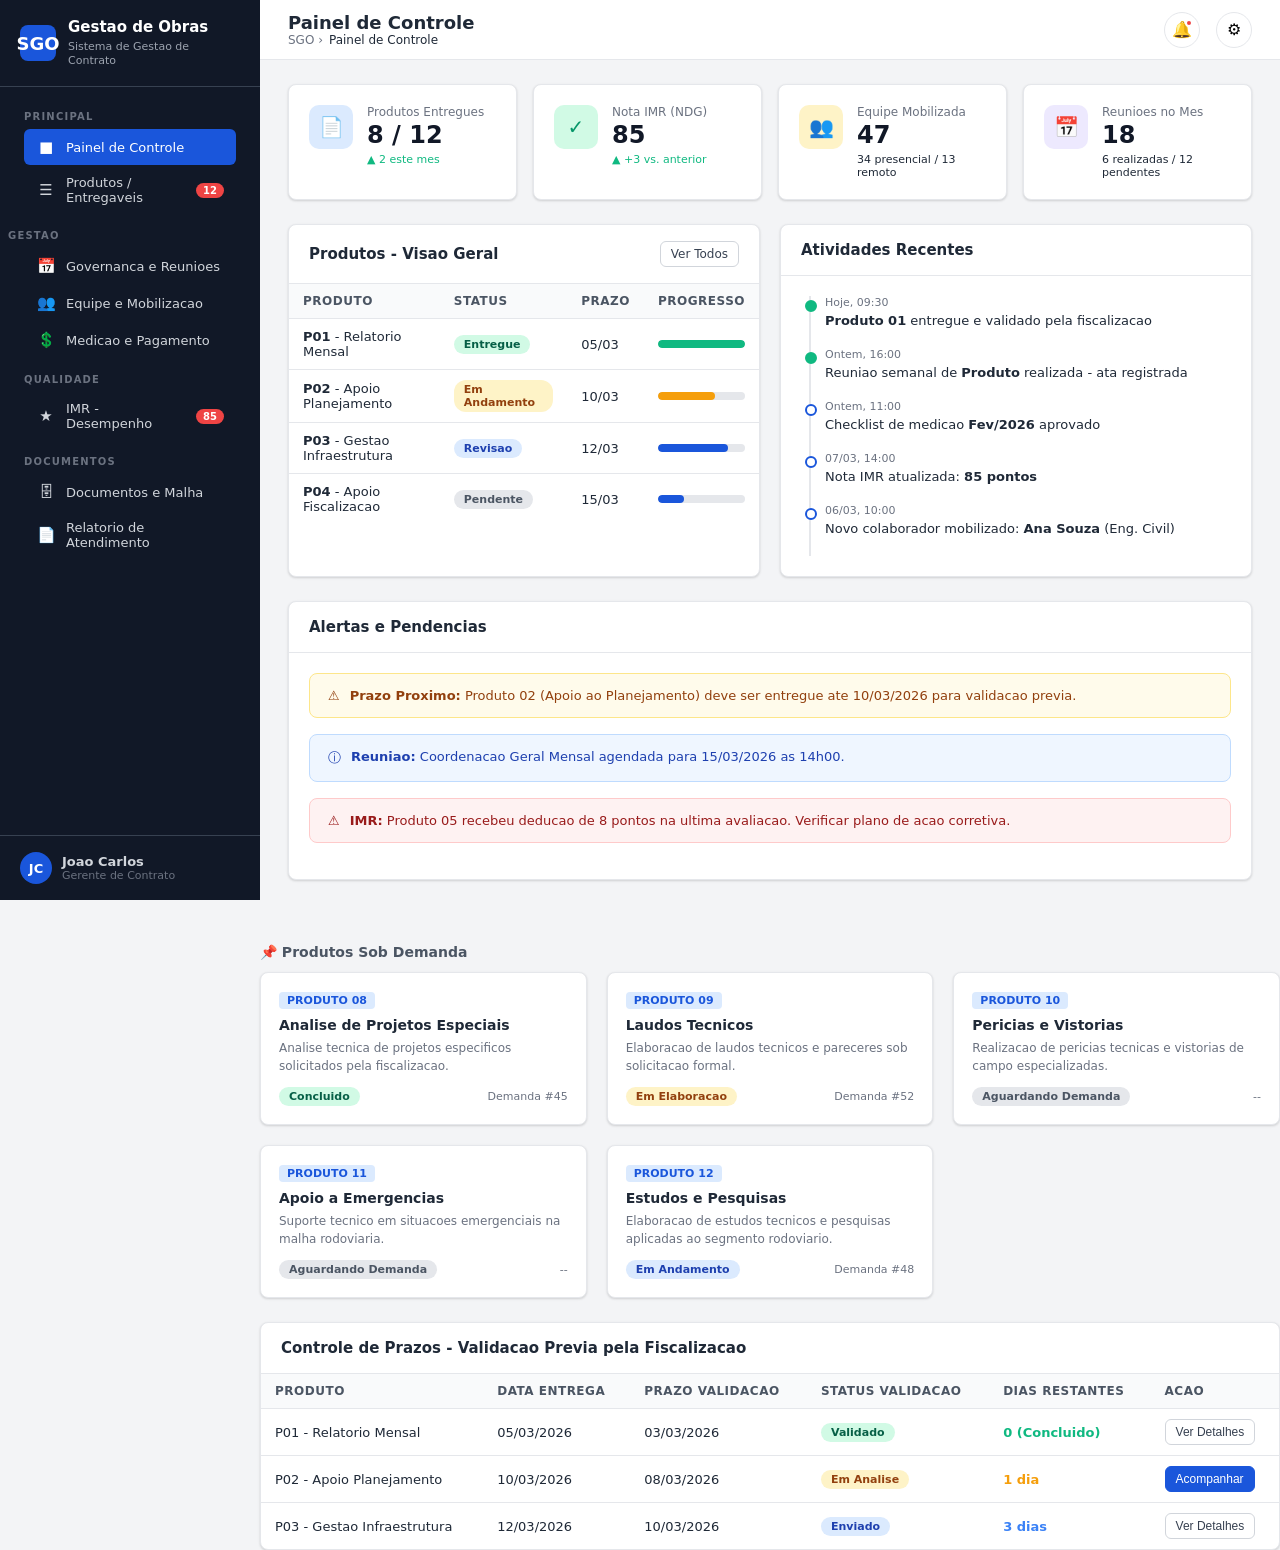
<file: src/index.html>
<!DOCTYPE html>
<html lang="pt-BR">
<head>
  <meta charset="UTF-8">
  <meta name="viewport" content="width=device-width,initial-scale=1.0">
  <title>SGO - Sistema de Gestao de Obras</title>
  <link rel="stylesheet" href="/src/css/styles.css">
</head>
<body>
<div class="app">
  <!-- ===== SIDEBAR ===== -->
  <aside class="sidebar" id="sidebar">
    <div class="sidebar-header">
      <div class="logo">SGO</div>
      <h1>Gestao de Obras<small>Sistema de Gestao de Contrato</small></h1>
    </div>
    <nav class="sidebar-nav">
      <div class="nav-section">
        <div class="nav-section-title">Principal</div>
        <a class="active" data-page="dashboard" href="index.html">
          <span class="icon">&#9632;</span> Painel de Controle
        </a>
        <a data-page="produtos" href="produtos.html">
          <span class="icon">&#9776;</span> Produtos / Entregaveis
          <span class="badge">12</span>
        </a>
      </div>
        <div class="nav-section-title">Gestao</div>
      <div class="nav-section">
        <a data-page="governanca" href="governanca.html">
          <span class="icon">&#128197;</span> Governanca e Reunioes
        </a>
        <a data-page="equipe" href="equipe.html">
          <span class="icon">&#128101;</span> Equipe e Mobilizacao
        </a>
        <a data-page="medicao" href="medicao.html">
          <span class="icon">&#128178;</span> Medicao e Pagamento
        </a>
      </div>
      <div class="nav-section">
        <div class="nav-section-title">Qualidade</div>
        <a data-page="imr" href="imr.html">
          <span class="icon">&#9733;</span> IMR - Desempenho
          <span class="badge">85</span>
        </a>
      </div>
      <div class="nav-section">
        <div class="nav-section-title">Documentos</div>
        <a data-page="documentos" href="documentos.html">
          <span class="icon">&#128452;</span> Documentos e Malha
        </a>
        <a data-page="relatorio" href="relatorio.html">
          <span class="icon">&#128196;</span> Relatorio de Atendimento
        </a>
      </div>
    </nav>
    <div class="sidebar-footer">
      <div class="user-info">
        <div class="avatar">JC</div>
        <div>
          <div style="font-weight:600;color:var(--gray-300);font-size:13px">Joao Carlos</div>
          <div style="font-size:11px">Gerente de Contrato</div>
        </div>
      </div>
    </div>
  </aside>

  <!-- ===== MAIN ===== -->
  <div class="main">
    <header class="header">
      <div class="header-left">
        <button class="menu-toggle" onclick="toggleSidebar()">&#9776;</button>
        <div>
          <h2 id="page-title">Painel de Controle</h2>
          <div class="breadcrumb" id="breadcrumb">
            SGO &rsaquo; <span>Painel de Controle</span>
          </div>
        </div>
      </div>
      <div class="header-right">
        <div style="position:relative">
          <button class="btn-icon" onclick="toggleNotif()">&#128276;<span class="dot"></span></button>
          <div class="notif-panel" id="notifPanel">
            <div class="notif-header">Notificacoes</div>
            <div class="notif-item">
              <div><strong>Produto 02</strong> - Prazo de entrega em 3 dias</div>
              <div class="notif-time">Hoje, 10:30</div>
            </div>
            <div class="notif-item">
              <div><strong>IMR</strong> - Nota Global atualizada: 85 pontos</div>
              <div class="notif-time">Ontem, 16:45</div>
            </div>
            <div class="notif-item">
              <div><strong>Reuniao</strong> - Coordenacao Geral amanha as 14h</div>
              <div class="notif-time">Ontem, 09:00</div>
            </div>
            <div class="notif-item">
              <div><strong>Medicao</strong> - Checklist pendente para Mar/2026</div>
              <div class="notif-time">07/03/2026</div>
            </div>
          </div>
        </div>
        <button class="btn-icon">&#9881;</button>
      </div>
    </header>

    <div class="content">
      <!-- ============================== -->
      <!-- PAGE: DASHBOARD                -->
      <!-- ============================== -->
      <section class="page-section active" id="page-dashboard">
        <div class="stats-grid">
          <div class="stat-card">
            <div class="stat-icon blue">&#128196;</div>
            <div class="stat-info">
              <h4>Produtos Entregues</h4>
              <div class="value">8 / 12</div>
              <div class="change up">&#9650; 2 este mes</div>
            </div>
          </div>
          <div class="stat-card">
            <div class="stat-icon green">&#10003;</div>
            <div class="stat-info">
              <h4>Nota IMR (NDG)</h4>
              <div class="value">85</div>
              <div class="change up">&#9650; +3 vs. anterior</div>
            </div>
          </div>
          <div class="stat-card">
            <div class="stat-icon orange">&#128101;</div>
            <div class="stat-info">
              <h4>Equipe Mobilizada</h4>
              <div class="value">47</div>
              <div class="change">34 presencial / 13 remoto</div>
            </div>
          </div>
          <div class="stat-card">
            <div class="stat-icon purple">&#128197;</div>
            <div class="stat-info">
              <h4>Reunioes no Mes</h4>
              <div class="value">18</div>
              <div class="change">6 realizadas / 12 pendentes</div>
            </div>
          </div>
        </div>

        <div class="grid-2 mb-24">
          <!-- Produtos Overview -->
          <div class="card">
            <div class="card-header">
              <h3>Produtos - Visao Geral</h3>
              <a onclick="navigateTo('produtos')" class="btn btn-sm btn-secondary">Ver Todos</a>
            </div>
            <div class="card-body" style="padding:0">
              <table>
                <thead>
                  <tr><th>Produto</th><th>Status</th><th>Prazo</th><th>Progresso</th></tr>
                </thead>
                <tbody>
                  <tr>
                    <td><strong>P01</strong> - Relatorio Mensal</td>
                    <td><span class="badge badge-success">Entregue</span></td>
                    <td>05/03</td>
                    <td><div class="progress"><div class="progress-bar green" style="width:100%"></div></div></td>
                  </tr>
                  <tr>
                    <td><strong>P02</strong> - Apoio Planejamento</td>
                    <td><span class="badge badge-warning">Em Andamento</span></td>
                    <td>10/03</td>
                    <td><div class="progress"><div class="progress-bar orange" style="width:65%"></div></div></td>
                  </tr>
                  <tr>
                    <td><strong>P03</strong> - Gestao Infraestrutura</td>
                    <td><span class="badge badge-info">Revisao</span></td>
                    <td>12/03</td>
                    <td><div class="progress"><div class="progress-bar blue" style="width:80%"></div></div></td>
                  </tr>
                  <tr>
                    <td><strong>P04</strong> - Apoio Fiscalizacao</td>
                    <td><span class="badge badge-gray">Pendente</span></td>
                    <td>15/03</td>
                    <td><div class="progress"><div class="progress-bar blue" style="width:30%"></div></div></td>
                  </tr>
                </tbody>
              </table>
            </div>
          </div>

          <!-- Timeline -->
          <div class="card">
            <div class="card-header">
              <h3>Atividades Recentes</h3>
            </div>
            <div class="card-body">
              <div class="timeline">
                <div class="timeline-item completed">
                  <div class="time">Hoje, 09:30</div>
                  <div class="desc"><strong>Produto 01</strong> entregue e validado pela fiscalizacao</div>
                </div>
                <div class="timeline-item completed">
                  <div class="time">Ontem, 16:00</div>
                  <div class="desc">Reuniao semanal de <strong>Produto</strong> realizada - ata registrada</div>
                </div>
                <div class="timeline-item">
                  <div class="time">Ontem, 11:00</div>
                  <div class="desc">Checklist de medicao <strong>Fev/2026</strong> aprovado</div>
                </div>
                <div class="timeline-item">
                  <div class="time">07/03, 14:00</div>
                  <div class="desc">Nota IMR atualizada: <strong>85 pontos</strong></div>
                </div>
                <div class="timeline-item">
                  <div class="time">06/03, 10:00</div>
                  <div class="desc">Novo colaborador mobilizado: <strong>Ana Souza</strong> (Eng. Civil)</div>
                </div>
              </div>
            </div>
          </div>
        </div>

        <!-- Alerts -->
        <div class="card mb-24">
          <div class="card-header"><h3>Alertas e Pendencias</h3></div>
          <div class="card-body">
            <div class="alert alert-warning">&#9888; <div><strong>Prazo Proximo:</strong> Produto 02 (Apoio ao Planejamento) deve ser entregue ate 10/03/2026 para validacao previa.</div></div>
            <div class="alert alert-info">&#9432; <div><strong>Reuniao:</strong> Coordenacao Geral Mensal agendada para 15/03/2026 as 14h00.</div></div>
            <div class="alert alert-danger">&#9888; <div><strong>IMR:</strong> Produto 05 recebeu deducao de 8 pontos na ultima avaliacao. Verificar plano de acao corretiva.</div></div>
          </div>
        </div>
      </section>

      <!-- Redirect to produtos.html for other pages -->
      <section class="page-section" id="page-produtos" style="display:none">
          <div class="product-card mensal" data-type="mensal">
            <div class="product-number">PRODUTO 01</div>
            <h4>Relatorio Mensal de Atividades</h4>
            <p>Consolidacao das atividades realizadas no periodo com descricao detalhada dos servicos.</p>
            <div class="product-footer">
              <span class="badge badge-success">Entregue</span>
              <span class="text-xs text-muted">Prazo: 05/03</span>
            </div>
            <div style="margin-top:10px">
              <div class="progress"><div class="progress-bar green" style="width:100%"></div></div>
            </div>
          </div>
          <div class="product-card mensal" data-type="mensal">
            <div class="product-number">PRODUTO 02</div>
            <h4>Apoio ao Planejamento</h4>
            <p>Suporte tecnico ao planejamento de contratos vigentes. Formula: Vm = Pu x Qc.</p>
            <div class="product-footer">
              <span class="badge badge-warning">Em Andamento</span>
              <span class="text-xs text-muted">Prazo: 10/03</span>
            </div>
            <div style="margin-top:10px">
              <div class="progress"><div class="progress-bar orange" style="width:65%"></div></div>
            </div>
          </div>
          <div class="product-card mensal" data-type="mensal">
            <div class="product-number">PRODUTO 03</div>
            <h4>Gestao de Infraestrutura</h4>
            <p>Acompanhamento da infraestrutura rodoviaria e suporte a gestao patrimonial.</p>
            <div class="product-footer">
              <span class="badge badge-info">Em Revisao</span>
              <span class="text-xs text-muted">Prazo: 12/03</span>
            </div>
            <div style="margin-top:10px">
              <div class="progress"><div class="progress-bar blue" style="width:80%"></div></div>
            </div>
          </div>
          <div class="product-card mensal" data-type="mensal">
            <div class="product-number">PRODUTO 04</div>
            <h4>Apoio a Fiscalizacao</h4>
            <p>Suporte tecnico as atividades de fiscalizacao de obras e servicos em andamento.</p>
            <div class="product-footer">
              <span class="badge badge-gray">Pendente</span>
              <span class="text-xs text-muted">Prazo: 15/03</span>
            </div>
            <div style="margin-top:10px">
              <div class="progress"><div class="progress-bar blue" style="width:30%"></div></div>
            </div>
          </div>
          <div class="product-card mensal" data-type="mensal">
            <div class="product-number">PRODUTO 05</div>
            <h4>Controle de Qualidade</h4>
            <p>Verificacao e controle de qualidade de materiais e servicos executados nas obras.</p>
            <div class="product-footer">
              <span class="badge badge-warning">Em Andamento</span>
              <span class="text-xs text-muted">Prazo: 18/03</span>
            </div>
            <div style="margin-top:10px">
              <div class="progress"><div class="progress-bar orange" style="width:50%"></div></div>
            </div>
          </div>
          <div class="product-card mensal" data-type="mensal">
            <div class="product-number">PRODUTO 06</div>
            <h4>Gestao Ambiental</h4>
            <p>Monitoramento de condicionantes ambientais e acompanhamento de licencas.</p>
            <div class="product-footer">
              <span class="badge badge-success">Entregue</span>
              <span class="text-xs text-muted">Prazo: 08/03</span>
            </div>
            <div style="margin-top:10px">
              <div class="progress"><div class="progress-bar green" style="width:100%"></div></div>
            </div>
          </div>
          <div class="product-card mensal" data-type="mensal">
            <div class="product-number">PRODUTO 07</div>
            <h4>Gestao Social e Desapropriacoes</h4>
            <p>Acompanhamento de processos sociais e desapropriacoes vinculadas as obras.</p>
            <div class="product-footer">
              <span class="badge badge-info">Em Revisao</span>
              <span class="text-xs text-muted">Prazo: 20/03</span>
            </div>
            <div style="margin-top:10px">
              <div class="progress"><div class="progress-bar blue" style="width:75%"></div></div>
            </div>
          </div>
        </div>

        <h3 style="font-size:14px;color:var(--gray-600);margin-bottom:12px" class="prod-section-title demanda">&#128204; Produtos Sob Demanda</h3>
        <div class="grid-3 mb-24 product-list">
          <div class="product-card demanda" data-type="demanda">
            <div class="product-number">PRODUTO 08</div>
            <h4>Analise de Projetos Especiais</h4>
            <p>Analise tecnica de projetos especificos solicitados pela fiscalizacao.</p>
            <div class="product-footer">
              <span class="badge badge-success">Concluido</span>
              <span class="text-xs text-muted">Demanda #45</span>
            </div>
          </div>
          <div class="product-card demanda" data-type="demanda">
            <div class="product-number">PRODUTO 09</div>
            <h4>Laudos Tecnicos</h4>
            <p>Elaboracao de laudos tecnicos e pareceres sob solicitacao formal.</p>
            <div class="product-footer">
              <span class="badge badge-warning">Em Elaboracao</span>
              <span class="text-xs text-muted">Demanda #52</span>
            </div>
          </div>
          <div class="product-card demanda" data-type="demanda">
            <div class="product-number">PRODUTO 10</div>
            <h4>Pericias e Vistorias</h4>
            <p>Realizacao de pericias tecnicas e vistorias de campo especializadas.</p>
            <div class="product-footer">
              <span class="badge badge-gray">Aguardando Demanda</span>
              <span class="text-xs text-muted">--</span>
            </div>
          </div>
          <div class="product-card demanda" data-type="demanda">
            <div class="product-number">PRODUTO 11</div>
            <h4>Apoio a Emergencias</h4>
            <p>Suporte tecnico em situacoes emergenciais na malha rodoviaria.</p>
            <div class="product-footer">
              <span class="badge badge-gray">Aguardando Demanda</span>
              <span class="text-xs text-muted">--</span>
            </div>
          </div>
          <div class="product-card demanda" data-type="demanda">
            <div class="product-number">PRODUTO 12</div>
            <h4>Estudos e Pesquisas</h4>
            <p>Elaboracao de estudos tecnicos e pesquisas aplicadas ao segmento rodoviario.</p>
            <div class="product-footer">
              <span class="badge badge-info">Em Andamento</span>
              <span class="text-xs text-muted">Demanda #48</span>
            </div>
          </div>
        </div>

        <!-- Controle de Prazos -->
        <div class="card">
          <div class="card-header"><h3>Controle de Prazos - Validacao Previa pela Fiscalizacao</h3></div>
          <div class="card-body" style="padding:0">
            <table>
              <thead>
                <tr><th>Produto</th><th>Data Entrega</th><th>Prazo Validacao</th><th>Status Validacao</th><th>Dias Restantes</th><th>Acao</th></tr>
              </thead>
              <tbody>
                <tr>
                  <td>P01 - Relatorio Mensal</td><td>05/03/2026</td><td>03/03/2026</td>
                  <td><span class="badge badge-success">Validado</span></td>
                  <td><strong style="color:var(--success)">0 (Concluido)</strong></td>
                  <td><button class="btn btn-sm btn-secondary">Ver Detalhes</button></td>
                </tr>
                <tr>
                  <td>P02 - Apoio Planejamento</td><td>10/03/2026</td><td>08/03/2026</td>
                  <td><span class="badge badge-warning">Em Analise</span></td>
                  <td><strong style="color:var(--warning)">1 dia</strong></td>
                  <td><button class="btn btn-sm btn-primary">Acompanhar</button></td>
                </tr>
                <tr>
                  <td>P03 - Gestao Infraestrutura</td><td>12/03/2026</td><td>10/03/2026</td>
                  <td><span class="badge badge-info">Enviado</span></td>
                  <td><strong style="color:var(--info)">3 dias</strong></td>
                  <td><button class="btn btn-sm btn-secondary">Ver Detalhes</button></td>
                </tr>
              </tbody>
            </table>
          </div>
        </div>
      </section>

      <!-- ============================== -->
      <!-- PAGE: GOVERNANCA               -->
      <!-- ============================== -->
      <section class="page-section" id="page-governanca">
        <div class="stats-grid mb-24">
          <div class="stat-card">
            <div class="stat-icon blue">&#128197;</div>
            <div class="stat-info">
              <h4>Reunioes Diarias (Execucao)</h4>
              <div class="value">22</div>
              <div class="change">realizadas este mes</div>
            </div>
          </div>
          <div class="stat-card">
            <div class="stat-icon green">&#128197;</div>
            <div class="stat-info">
              <h4>Reunioes Semanais (Produto)</h4>
              <div class="value">4</div>
              <div class="change">realizadas este mes</div>
            </div>
          </div>
          <div class="stat-card">
            <div class="stat-icon orange">&#128197;</div>
            <div class="stat-info">
              <h4>Reunioes Mensais (Coord. Geral)</h4>
              <div class="value">1</div>
              <div class="change">proxima: 15/03/2026</div>
            </div>
          </div>
        </div>

        <div class="grid-2 mb-24">
          <!-- Calendar -->
          <div class="card">
            <div class="card-header">
              <h3>Calendario - Marco 2026</h3>
              <div class="flex-gap-8">
                <button class="btn btn-sm btn-secondary">&laquo; Fev</button>
                <button class="btn btn-sm btn-secondary">Abr &raquo;</button>
              </div>
            </div>
            <div class="card-body">
              <div class="calendar-grid">
                <div class="day-header">Dom</div><div class="day-header">Seg</div><div class="day-header">Ter</div>
                <div class="day-header">Qua</div><div class="day-header">Qui</div><div class="day-header">Sex</div>
                <div class="day-header">Sab</div>
                <div class="day other-month">1</div>
                <div class="day has-event">2</div><div class="day">3</div><div class="day has-event">4</div>
                <div class="day">5</div><div class="day has-event">6</div><div class="day other-month">7</div>
                <div class="day other-month">8</div>
                <div class="day today has-event">9</div><div class="day has-event">10</div><div class="day">11</div>
                <div class="day has-event">12</div><div class="day">13</div><div class="day other-month">14</div>
                <div class="day other-month">15</div>
                <div class="day has-event">16</div><div class="day">17</div><div class="day has-event">18</div>
                <div class="day">19</div><div class="day">20</div><div class="day other-month">21</div>
                <div class="day other-month">22</div>
                <div class="day has-event">23</div><div class="day">24</div><div class="day">25</div>
                <div class="day has-event">26</div><div class="day">27</div><div class="day other-month">28</div>
                <div class="day other-month">29</div>
                <div class="day">30</div><div class="day">31</div><div class="day"></div>
                <div class="day"></div><div class="day"></div><div class="day"></div>
              </div>
              <div style="margin-top:16px">
                <div class="flex-gap-8 text-xs mb-16">
                  <span style="width:10px;height:10px;background:var(--primary);border-radius:50%;display:inline-block"></span> Hoje
                  <span style="width:10px;height:10px;background:var(--accent);border-radius:50%;display:inline-block;margin-left:10px"></span> Evento agendado
                </div>
              </div>
            </div>
          </div>

          <!-- Upcoming Meetings -->
          <div class="card">
            <div class="card-header">
              <h3>Proximas Reunioes</h3>
              <button class="btn btn-sm btn-primary" onclick="openModal('modalNovaReuniao')">+ Agendar</button>
            </div>
            <div class="card-body" style="padding:0">
              <div class="list-item">
                <div class="list-icon" style="background:#dbeafe;color:var(--primary)">D</div>
                <div class="list-info">
                  <h5>Reuniao Diaria - Execucao</h5>
                  <p>Hoje, 09/03/2026 - 08:30 | Sala Virtual 01</p>
                </div>
                <span class="badge badge-success">Realizada</span>
              </div>
              <div class="list-item">
                <div class="list-icon" style="background:#d1fae5;color:#059669">S</div>
                <div class="list-info">
                  <h5>Reuniao Semanal - Produto</h5>
                  <p>10/03/2026 - 10:00 | Sala de Reunioes 3</p>
                </div>
                <span class="badge badge-warning">Pendente</span>
              </div>
              <div class="list-item">
                <div class="list-icon" style="background:#fef3c7;color:#d97706">M</div>
                <div class="list-info">
                  <h5>Coordenacao Geral Mensal</h5>
                  <p>15/03/2026 - 14:00 | Auditorio Principal</p>
                </div>
                <span class="badge badge-info">Confirmada</span>
              </div>
              <div class="list-item">
                <div class="list-icon" style="background:#dbeafe;color:var(--primary)">D</div>
                <div class="list-info">
                  <h5>Reuniao Diaria - Execucao</h5>
                  <p>10/03/2026 - 08:30 | Sala Virtual 01</p>
                </div>
                <span class="badge badge-gray">Agendada</span>
              </div>
            </div>
          </div>
        </div>

        <!-- Atas Repository -->
        <div class="card">
          <div class="card-header">
            <h3>Repositorio de Atas e Tratativas</h3>
            <div class="flex-gap-8">
              <input type="text" class="form-control" placeholder="Buscar atas..." style="width:220px">
              <button class="btn btn-sm btn-primary">+ Nova Ata</button>
            </div>
          </div>
          <div class="card-body" style="padding:0">
            <table>
              <thead>
                <tr><th>Tipo</th><th>Data</th><th>Titulo</th><th>Participantes</th><th>Status</th><th>Acoes</th></tr>
              </thead>
              <tbody>
                <tr>
                  <td><span class="badge badge-info">Ata</span></td>
                  <td>08/03/2026</td>
                  <td>Reuniao Semanal - Produto #9</td>
                  <td>J. Carlos, M. Silva, A. Souza</td>
                  <td><span class="badge badge-success">Aprovada</span></td>
                  <td><button class="btn btn-sm btn-secondary">Abrir</button></td>
                </tr>
                <tr>
                  <td><span class="badge badge-warning">Oficio</span></td>
                  <td>07/03/2026</td>
                  <td>OF-032/2026 - Solicitacao de Prorrogacao</td>
                  <td>Fiscalizacao, Gestao</td>
                  <td><span class="badge badge-warning">Pendente</span></td>
                  <td><button class="btn btn-sm btn-secondary">Abrir</button></td>
                </tr>
                <tr>
                  <td><span class="badge badge-gray">E-mail</span></td>
                  <td>06/03/2026</td>
                  <td>RE: Esclarecimentos Produto 05</td>
                  <td>M. Silva, Fiscalizacao</td>
                  <td><span class="badge badge-success">Respondido</span></td>
                  <td><button class="btn btn-sm btn-secondary">Abrir</button></td>
                </tr>
                <tr>
                  <td><span class="badge badge-info">Ata</span></td>
                  <td>05/03/2026</td>
                  <td>Coordenacao Geral - Fev/2026</td>
                  <td>Equipe Completa</td>
                  <td><span class="badge badge-success">Aprovada</span></td>
                  <td><button class="btn btn-sm btn-secondary">Abrir</button></td>
                </tr>
              </tbody>
            </table>
          </div>
        </div>
      </section>

      <!-- ============================== -->
      <!-- PAGE: EQUIPE                   -->
      <!-- ============================== -->
      <section class="page-section" id="page-equipe">
        <div class="stats-grid mb-24">
          <div class="stat-card">
            <div class="stat-icon blue">&#128101;</div>
            <div class="stat-info">
              <h4>Total Colaboradores</h4>
              <div class="value">47</div>
            </div>
          </div>
          <div class="stat-card">
            <div class="stat-icon green">&#127970;</div>
            <div class="stat-info">
              <h4>Regime Presencial</h4>
              <div class="value">34</div>
            </div>
          </div>
          <div class="stat-card">
            <div class="stat-icon orange">&#128187;</div>
            <div class="stat-info">
              <h4>Regime Remoto</h4>
              <div class="value">13</div>
            </div>
          </div>
          <div class="stat-card">
            <div class="stat-icon red">&#128176;</div>
            <div class="stat-info">
              <h4>Orcamento Equipe</h4>
              <div class="value">R$ 485k</div>
              <div class="change">de R$ 520k referencial</div>
            </div>
          </div>
        </div>

        <div class="flex-between mb-20">
          <div class="pill-nav">
            <span class="pill active">Todos</span>
            <span class="pill">Presencial</span>
            <span class="pill">Remoto</span>
            <span class="pill">Por Funcao</span>
          </div>
          <button class="btn btn-primary" onclick="openModal('modalNovoColaborador')">+ Novo Colaborador</button>
        </div>

        <div class="card mb-24">
          <div class="card-header">
            <h3>Quadro de Colaboradores</h3>
            <input type="text" class="form-control" placeholder="Buscar colaborador..." style="width:220px">
          </div>
          <div class="card-body" style="padding:0">
            <table>
              <thead>
                <tr><th>Nome</th><th>Funcao / Cargo</th><th>Regime</th><th>Posto</th><th>Salario Base</th><th>Piso Cat.</th><th>Status</th><th>Acoes</th></tr>
              </thead>
              <tbody>
                <tr>
                  <td><div class="flex-gap-8"><div style="width:30px;height:30px;border-radius:50%;background:var(--primary);color:#fff;display:flex;align-items:center;justify-content:center;font-size:11px;font-weight:600">JC</div> Joao Carlos</div></td>
                  <td>Gerente de Contrato</td><td><span class="badge badge-info">Presencial</span></td>
                  <td>Posto 01 - Sede</td><td>R$ 18.500</td><td>R$ 15.000</td>
                  <td><span class="badge badge-success">Ativo</span></td>
                  <td><button class="btn btn-sm btn-secondary">Editar</button></td>
                </tr>
                <tr>
                  <td><div class="flex-gap-8"><div style="width:30px;height:30px;border-radius:50%;background:#059669;color:#fff;display:flex;align-items:center;justify-content:center;font-size:11px;font-weight:600">MS</div> Maria Silva</div></td>
                  <td>Engenheira Civil Sr.</td><td><span class="badge badge-info">Presencial</span></td>
                  <td>Posto 02 - UL Norte</td><td>R$ 14.200</td><td>R$ 12.500</td>
                  <td><span class="badge badge-success">Ativo</span></td>
                  <td><button class="btn btn-sm btn-secondary">Editar</button></td>
                </tr>
                <tr>
                  <td><div class="flex-gap-8"><div style="width:30px;height:30px;border-radius:50%;background:#d97706;color:#fff;display:flex;align-items:center;justify-content:center;font-size:11px;font-weight:600">AS</div> Ana Souza</div></td>
                  <td>Analista Ambiental</td><td><span class="badge badge-warning">Remoto</span></td>
                  <td>Remoto - Home Office</td><td>R$ 9.800</td><td>R$ 8.500</td>
                  <td><span class="badge badge-success">Ativo</span></td>
                  <td><button class="btn btn-sm btn-secondary">Editar</button></td>
                </tr>
                <tr>
                  <td><div class="flex-gap-8"><div style="width:30px;height:30px;border-radius:50%;background:#7c3aed;color:#fff;display:flex;align-items:center;justify-content:center;font-size:11px;font-weight:600">PL</div> Pedro Lima</div></td>
                  <td>Tecnico em Estradas</td><td><span class="badge badge-info">Presencial</span></td>
                  <td>Posto 03 - UL Sul</td><td>R$ 7.200</td><td>R$ 6.800</td>
                  <td><span class="badge badge-success">Ativo</span></td>
                  <td><button class="btn btn-sm btn-secondary">Editar</button></td>
                </tr>
                <tr>
                  <td><div class="flex-gap-8"><div style="width:30px;height:30px;border-radius:50%;background:#dc2626;color:#fff;display:flex;align-items:center;justify-content:center;font-size:11px;font-weight:600">RF</div> Ricardo Ferreira</div></td>
                  <td>Engenheiro Eletricista</td><td><span class="badge badge-warning">Remoto</span></td>
                  <td>Remoto - Home Office</td><td>R$ 12.800</td><td>R$ 12.500</td>
                  <td><span class="badge badge-warning">Em Mobilizacao</span></td>
                  <td><button class="btn btn-sm btn-secondary">Editar</button></td>
                </tr>
              </tbody>
            </table>
          </div>
          <div class="card-footer">
            <div class="flex-between">
              <span class="text-sm text-muted">Exibindo 5 de 47 colaboradores</span>
              <div class="flex-gap-8">
                <button class="btn btn-sm btn-secondary">&laquo; Anterior</button>
                <button class="btn btn-sm btn-primary">1</button>
                <button class="btn btn-sm btn-secondary">2</button>
                <button class="btn btn-sm btn-secondary">3</button>
                <button class="btn btn-sm btn-secondary">Proximo &raquo;</button>
              </div>
            </div>
          </div>
        </div>

        <!-- Controle de Postos -->
        <div class="card">
          <div class="card-header"><h3>Controle de Postos de Trabalho</h3></div>
          <div class="card-body" style="padding:0">
            <table>
              <thead>
                <tr><th>Posto</th><th>Localizacao</th><th>Capacidade</th><th>Ocupacao</th><th>Orcamento Ref.</th><th>Custo Atual</th><th>Status</th></tr>
              </thead>
              <tbody>
                <tr>
                  <td><strong>Posto 01</strong></td><td>Sede - Brasilia/DF</td><td>20</td>
                  <td>
                    <div class="flex-gap-8">18 <div class="progress" style="width:80px"><div class="progress-bar green" style="width:90%"></div></div></div>
                  </td>
                  <td>R$ 180.000</td><td>R$ 172.500</td>
                  <td><span class="badge badge-success">Dentro</span></td>
                </tr>
                <tr>
                  <td><strong>Posto 02</strong></td><td>UL Norte - Belem/PA</td><td>10</td>
                  <td>
                    <div class="flex-gap-8">9 <div class="progress" style="width:80px"><div class="progress-bar orange" style="width:90%"></div></div></div>
                  </td>
                  <td>R$ 95.000</td><td>R$ 93.200</td>
                  <td><span class="badge badge-warning">Proximo Limite</span></td>
                </tr>
                <tr>
                  <td><strong>Posto 03</strong></td><td>UL Sul - Curitiba/PR</td><td>8</td>
                  <td>
                    <div class="flex-gap-8">7 <div class="progress" style="width:80px"><div class="progress-bar blue" style="width:87%"></div></div></div>
                  </td>
                  <td>R$ 76.000</td><td>R$ 68.400</td>
                  <td><span class="badge badge-success">Dentro</span></td>
                </tr>
              </tbody>
            </table>
          </div>
        </div>
      </section>

      <!-- ============================== -->
      <!-- PAGE: MEDICAO                  -->
      <!-- ============================== -->
      <section class="page-section" id="page-medicao">
        <div class="tabs" id="tabsMedicao">
          <div class="tab active" onclick="switchTab('tabsMedicao','tabMedicaoCalc')">Calculo de Medicao</div>
          <div class="tab" onclick="switchTab('tabsMedicao','tabMedicaoChecklist')">Checklist Documentos</div>
          <div class="tab" onclick="switchTab('tabsMedicao','tabMedicaoHistorico')">Historico de Medicoes</div>
        </div>

        <!-- Tab: Calculo -->
        <div class="tab-content active" id="tabMedicaoCalc">
          <div class="alert alert-info mb-20">
            &#9432; <div>O calculo de medicao segue a formula do TR: <strong>Vm = Pu x Qc</strong> (Valor da Medicao = Preco Unitario x Quantidade de Contratos vigentes). Preencha os valores abaixo para simular.</div>
          </div>

          <div class="grid-2 mb-24">
            <div class="card">
              <div class="card-header"><h3>Simulador de Medicao - Produto 02</h3></div>
              <div class="card-body">
                <div class="form-group">
                  <label>Produto</label>
                  <select class="form-control" id="calcProduto">
                    <option>P02 - Apoio ao Planejamento</option>
                    <option>P03 - Gestao de Infraestrutura</option>
                    <option>P04 - Apoio a Fiscalizacao</option>
                  </select>
                </div>
                <div class="grid-2">
                  <div class="form-group">
                    <label>Preco Unitario (Pu) - R$</label>
                    <input type="number" class="form-control" id="calcPu" value="4500" onkeyup="calcMedicao()">
                  </div>
                  <div class="form-group">
                    <label>Qtd. Contratos Vigentes (Qc)</label>
                    <input type="number" class="form-control" id="calcQc" value="12" onkeyup="calcMedicao()">
                  </div>
                </div>
                <div class="form-group">
                  <label>Fator de Ajuste IMR (%)</label>
                  <input type="number" class="form-control" id="calcImr" value="100" onkeyup="calcMedicao()">
                </div>
                <button class="btn btn-primary w-full" onclick="calcMedicao()">Calcular Medicao</button>
                <div style="margin-top:16px;padding:16px;background:var(--gray-50);border-radius:var(--radius);text-align:center">
                  <div class="text-sm text-muted">Valor da Medicao (Vm)</div>
                  <div style="font-size:28px;font-weight:700;color:var(--primary)" id="calcResult">R$ 54.000,00</div>
                  <div class="text-xs text-muted mt-16">Vm = R$ 4.500 x 12 contratos x 100%</div>
                </div>
              </div>
            </div>

            <div class="card">
              <div class="card-header"><h3>Resumo Mensal - Marco/2026</h3></div>
              <div class="card-body" style="padding:0">
                <table>
                  <thead><tr><th>Produto</th><th>Vm Base</th><th>Ajuste IMR</th><th>Valor Final</th></tr></thead>
                  <tbody>
                    <tr><td>P01 - Relatorio Mensal</td><td>R$ 32.000</td><td>100%</td><td><strong>R$ 32.000</strong></td></tr>
                    <tr><td>P02 - Apoio Planejamento</td><td>R$ 54.000</td><td>85%</td><td><strong>R$ 45.900</strong></td></tr>
                    <tr><td>P03 - Gestao Infraestrutura</td><td>R$ 48.500</td><td>100%</td><td><strong>R$ 48.500</strong></td></tr>
                    <tr><td>P04 - Apoio Fiscalizacao</td><td>R$ 38.000</td><td>100%</td><td><strong>R$ 38.000</strong></td></tr>
                    <tr><td>P05 - Controle Qualidade</td><td>R$ 28.000</td><td>92%</td><td><strong>R$ 25.760</strong></td></tr>
                    <tr style="background:var(--gray-50);font-weight:700">
                      <td>TOTAL</td><td>R$ 200.500</td><td>--</td><td style="color:var(--primary);font-size:16px">R$ 190.160</td>
                    </tr>
                  </tbody>
                </table>
              </div>
            </div>
          </div>
        </div>

        <!-- Tab: Checklist -->
        <div class="tab-content" id="tabMedicaoChecklist">
          <div class="grid-2">
            <div class="card">
              <div class="card-header"><h3>Checklist - Medicao Marco/2026</h3></div>
              <div class="card-body">
                <div class="checklist-item checked"><input type="checkbox" checked><span>Declaracao de Responsabilidade Tecnica</span></div>
                <div class="checklist-item checked"><input type="checkbox" checked><span>Relatorio de Atividades do Periodo</span></div>
                <div class="checklist-item checked"><input type="checkbox" checked><span>Planilha de Medicao Preenchida</span></div>
                <div class="checklist-item"><input type="checkbox"><span>Notas Fiscais de Despesas Reembolsaveis</span></div>
                <div class="checklist-item"><input type="checkbox"><span>Comprovantes de Pagamento de Equipe</span></div>
                <div class="checklist-item"><input type="checkbox"><span>Relatorio de IMR Assinado</span></div>
                <div class="checklist-item"><input type="checkbox"><span>Atas de Reuniao do Periodo</span></div>
                <div class="checklist-item"><input type="checkbox"><span>Fotos e Registros de Campo</span></div>
                <div class="checklist-item"><input type="checkbox"><span>Memoria de Calculo Detalhada</span></div>
                <div class="checklist-item"><input type="checkbox"><span>Aprovacao da Fiscalizacao</span></div>
              </div>
              <div class="card-footer">
                <div class="flex-between">
                  <span class="text-sm"><strong>3 de 10</strong> documentos concluidos</span>
                  <div class="progress" style="width:120px"><div class="progress-bar orange" style="width:30%"></div></div>
                </div>
              </div>
            </div>
            <div class="card">
              <div class="card-header"><h3>Upload de Documentos</h3></div>
              <div class="card-body">
                <div style="border:2px dashed var(--gray-300);border-radius:var(--radius);padding:40px;text-align:center;color:var(--gray-500)">
                  <div style="font-size:36px;margin-bottom:8px">&#128206;</div>
                  <div style="font-size:14px;font-weight:500;margin-bottom:4px">Arraste arquivos aqui</div>
                  <div class="text-xs">ou clique para selecionar (PDF, DOC, XLS)</div>
                  <button class="btn btn-sm btn-primary" style="margin-top:12px">Selecionar Arquivos</button>
                </div>
                <div style="margin-top:16px">
                  <div class="list-item">
                    <div class="list-icon" style="background:#fee2e2;color:#dc2626">PDF</div>
                    <div class="list-info">
                      <h5>declaracao_responsabilidade.pdf</h5>
                      <p>Enviado em 08/03/2026 - 245 KB</p>
                    </div>
                    <span class="badge badge-success">Aprovado</span>
                  </div>
                  <div class="list-item">
                    <div class="list-icon" style="background:#dbeafe;color:var(--primary)">XLS</div>
                    <div class="list-info">
                      <h5>planilha_medicao_mar2026.xlsx</h5>
                      <p>Enviado em 08/03/2026 - 1.2 MB</p>
                    </div>
                    <span class="badge badge-warning">Em Analise</span>
                  </div>
                </div>
              </div>
            </div>
          </div>
        </div>

        <!-- Tab: Historico -->
        <div class="tab-content" id="tabMedicaoHistorico">
          <div class="card">
            <div class="card-header"><h3>Historico de Medicoes</h3></div>
            <div class="card-body" style="padding:0">
              <table>
                <thead>
                  <tr><th>Periodo</th><th>Valor Bruto</th><th>Ajuste IMR</th><th>Valor Liquido</th><th>Status</th><th>Data Pagamento</th><th>Acoes</th></tr>
                </thead>
                <tbody>
                  <tr>
                    <td><strong>Marco/2026</strong></td><td>R$ 200.500</td><td>-R$ 10.340</td><td><strong>R$ 190.160</strong></td>
                    <td><span class="badge badge-warning">Em Processamento</span></td><td>--</td>
                    <td><button class="btn btn-sm btn-primary">Detalhes</button></td>
                  </tr>
                  <tr>
                    <td>Fevereiro/2026</td><td>R$ 198.200</td><td>-R$ 5.946</td><td><strong>R$ 192.254</strong></td>
                    <td><span class="badge badge-success">Pago</span></td><td>28/02/2026</td>
                    <td><button class="btn btn-sm btn-secondary">Ver</button></td>
                  </tr>
                  <tr>
                    <td>Janeiro/2026</td><td>R$ 195.800</td><td>-R$ 7.832</td><td><strong>R$ 187.968</strong></td>
                    <td><span class="badge badge-success">Pago</span></td><td>30/01/2026</td>
                    <td><button class="btn btn-sm btn-secondary">Ver</button></td>
                  </tr>
                  <tr>
                    <td>Dezembro/2025</td><td>R$ 192.400</td><td>-R$ 3.848</td><td><strong>R$ 188.552</strong></td>
                    <td><span class="badge badge-success">Pago</span></td><td>28/12/2025</td>
                    <td><button class="btn btn-sm btn-secondary">Ver</button></td>
                  </tr>
                </tbody>
              </table>
            </div>
          </div>
        </div>
      </section>

      <!-- ============================== -->
      <!-- PAGE: IMR                      -->
      <!-- ============================== -->
      <section class="page-section" id="page-imr">
        <div class="stats-grid mb-24">
          <div class="stat-card">
            <div class="stat-icon green">&#9733;</div>
            <div class="stat-info">
              <h4>NDG Atual</h4>
              <div class="value">85</div>
              <div class="change up">&#9650; +3 vs. mes anterior</div>
            </div>
          </div>
          <div class="stat-card">
            <div class="stat-icon orange">&#9888;</div>
            <div class="stat-info">
              <h4>Deducoes no Mes</h4>
              <div class="value">-15</div>
              <div class="change down">3 ocorrencias</div>
            </div>
          </div>
          <div class="stat-card">
            <div class="stat-icon blue">&#128200;</div>
            <div class="stat-info">
              <h4>Media 3 Meses</h4>
              <div class="value">83.7</div>
              <div class="change">Tendencia estavel</div>
            </div>
          </div>
          <div class="stat-card">
            <div class="stat-icon red">&#128680;</div>
            <div class="stat-info">
              <h4>Alertas Ativos</h4>
              <div class="value">1</div>
              <div class="change down">Produto 05 abaixo de 80</div>
            </div>
          </div>
        </div>

        <div class="grid-2 mb-24">
          <!-- NDG Calculator -->
          <div class="card">
            <div class="card-header"><h3>Calculadora NDG - Marco/2026</h3></div>
            <div class="card-body">
              <div class="flex-center mb-20">
                <div class="score-circle score-high">
                  <div class="score-inner">
                    <span style="font-size:36px;font-weight:700;color:var(--success)">85</span>
                    <span class="label">NDG Pontos</span>
                  </div>
                </div>
              </div>
              <div style="text-align:center;margin-bottom:20px">
                <span class="badge badge-success" style="font-size:13px;padding:6px 16px">Desempenho Satisfatorio</span>
              </div>
              <table>
                <thead><tr><th>Criterio / Falha</th><th>Deducao</th><th>Pontuacao</th></tr></thead>
                <tbody>
                  <tr><td>Pontuacao Inicial</td><td>--</td><td><strong>100</strong></td></tr>
                  <tr><td>Atraso entrega P02 (2 dias)</td><td style="color:var(--danger)">-5</td><td>95</td></tr>
                  <tr><td>Inconsistencia dados P05</td><td style="color:var(--danger)">-8</td><td>87</td></tr>
                  <tr><td>Falha comunicacao UL Norte</td><td style="color:var(--danger)">-2</td><td>85</td></tr>
                  <tr style="background:var(--gray-50);font-weight:700">
                    <td>NOTA FINAL (NDG)</td><td>-15</td><td style="color:var(--success);font-size:16px">85</td>
                  </tr>
                </tbody>
              </table>
            </div>
          </div>

          <!-- Risk Alerts -->
          <div class="card">
            <div class="card-header"><h3>Alertas de Risco e Historico</h3></div>
            <div class="card-body">
              <div class="alert alert-danger">
                &#128680; <div><strong>Atencao:</strong> Produto 05 acumulou <strong>2 meses consecutivos</strong> com notas abaixo de 80. Uma terceira incidencia podera resultar em notificacao formal.</div>
              </div>
              <div class="alert alert-warning">
                &#9888; <div><strong>Alerta:</strong> Se NDG ficar abaixo de 50 pontos, ha risco de <strong>rescisao contratual</strong> conforme clausulas do TR.</div>
              </div>
              <div class="alert alert-success">
                &#10003; <div><strong>Positivo:</strong> Produtos 01, 03, 06 mantiveram nota maxima nos ultimos 3 meses.</div>
              </div>

              <h4 style="font-size:14px;margin:16px 0 12px">Historico NDG (ultimos 6 meses)</h4>
              <table>
                <thead><tr><th>Mes</th><th>NDG</th><th>Deducoes</th><th>Classificacao</th></tr></thead>
                <tbody>
                  <tr><td>Mar/2026</td><td><strong>85</strong></td><td>-15</td><td><span class="badge badge-success">Satisfatorio</span></td></tr>
                  <tr><td>Fev/2026</td><td><strong>82</strong></td><td>-18</td><td><span class="badge badge-success">Satisfatorio</span></td></tr>
                  <tr><td>Jan/2026</td><td><strong>78</strong></td><td>-22</td><td><span class="badge badge-warning">Atencao</span></td></tr>
                  <tr><td>Dez/2025</td><td><strong>88</strong></td><td>-12</td><td><span class="badge badge-success">Satisfatorio</span></td></tr>
                  <tr><td>Nov/2025</td><td><strong>91</strong></td><td>-9</td><td><span class="badge badge-success">Excelente</span></td></tr>
                  <tr><td>Out/2025</td><td><strong>86</strong></td><td>-14</td><td><span class="badge badge-success">Satisfatorio</span></td></tr>
                </tbody>
              </table>
            </div>
          </div>
        </div>

        <!-- Plano de Acao -->
        <div class="card">
          <div class="card-header">
            <h3>Plano de Acao Corretiva</h3>
            <button class="btn btn-sm btn-primary">+ Nova Acao</button>
          </div>
          <div class="card-body" style="padding:0">
            <table>
              <thead>
                <tr><th>ID</th><th>Falha Associada</th><th>Acao Corretiva</th><th>Responsavel</th><th>Prazo</th><th>Status</th></tr>
              </thead>
              <tbody>
                <tr>
                  <td>#AC-01</td><td>Atraso entrega P02</td>
                  <td>Reforcar equipe de planejamento com 2 analistas adicionais</td>
                  <td>Maria Silva</td><td>15/03/2026</td>
                  <td><span class="badge badge-warning">Em Andamento</span></td>
                </tr>
                <tr>
                  <td>#AC-02</td><td>Inconsistencia P05</td>
                  <td>Implementar dupla checagem de dados antes do envio</td>
                  <td>Pedro Lima</td><td>12/03/2026</td>
                  <td><span class="badge badge-success">Concluida</span></td>
                </tr>
                <tr>
                  <td>#AC-03</td><td>Falha comunicacao UL Norte</td>
                  <td>Estabelecer canal direto via Teams com reunioes diarias</td>
                  <td>Ana Souza</td><td>10/03/2026</td>
                  <td><span class="badge badge-success">Concluida</span></td>
                </tr>
              </tbody>
            </table>
          </div>
        </div>
      </section>

      <!-- ============================== -->
      <!-- PAGE: DOCUMENTOS               -->
      <!-- ============================== -->
      <section class="page-section" id="page-documentos">
        <div class="tabs" id="tabsDocs">
          <div class="tab active" onclick="switchTab('tabsDocs','tabDocsRepo')">Repositorio de Documentos</div>
          <div class="tab" onclick="switchTab('tabsDocs','tabDocsMalha')">Malha Rodoviaria</div>
          <div class="tab" onclick="switchTab('tabsDocs','tabDocsSEI')">Integracao SEI</div>
        </div>

        <!-- Tab: Repositorio -->
        <div class="tab-content active" id="tabDocsRepo">
          <div class="flex-between mb-20">
            <div class="flex-gap-8">
              <input type="text" class="form-control" placeholder="Buscar documentos..." style="width:280px">
              <select class="form-control" style="width:160px">
                <option>Todos os Tipos</option>
                <option>Relatorios</option>
                <option>Oficios</option>
                <option>Atas</option>
                <option>Laudos</option>
                <option>Notas Fiscais</option>
              </select>
            </div>
            <button class="btn btn-primary">+ Upload Documento</button>
          </div>

          <div class="card">
            <div class="card-body" style="padding:0">
              <table>
                <thead>
                  <tr><th>Tipo</th><th>Nome do Documento</th><th>Categoria</th><th>Data</th><th>Tamanho</th><th>SEI</th><th>Acoes</th></tr>
                </thead>
                <tbody>
                  <tr>
                    <td><span style="color:#dc2626;font-weight:600">PDF</span></td>
                    <td>Relatorio_Mensal_Fev2026.pdf</td>
                    <td><span class="badge badge-info">Relatorio</span></td>
                    <td>28/02/2026</td><td>4.2 MB</td>
                    <td><span class="badge badge-success">Vinculado</span></td>
                    <td><div class="flex-gap-8"><button class="btn btn-sm btn-secondary">Baixar</button><button class="btn btn-sm btn-secondary">SEI</button></div></td>
                  </tr>
                  <tr>
                    <td><span style="color:var(--primary);font-weight:600">DOC</span></td>
                    <td>Ata_Reuniao_Semanal_09.docx</td>
                    <td><span class="badge badge-gray">Ata</span></td>
                    <td>08/03/2026</td><td>320 KB</td>
                    <td><span class="badge badge-warning">Pendente</span></td>
                    <td><div class="flex-gap-8"><button class="btn btn-sm btn-secondary">Baixar</button><button class="btn btn-sm btn-primary">Vincular</button></div></td>
                  </tr>
                  <tr>
                    <td><span style="color:#059669;font-weight:600">XLS</span></td>
                    <td>Planilha_Medicao_Mar2026.xlsx</td>
                    <td><span class="badge badge-warning">Medicao</span></td>
                    <td>09/03/2026</td><td>1.8 MB</td>
                    <td><span class="badge badge-gray">N/A</span></td>
                    <td><div class="flex-gap-8"><button class="btn btn-sm btn-secondary">Baixar</button></div></td>
                  </tr>
                  <tr>
                    <td><span style="color:#dc2626;font-weight:600">PDF</span></td>
                    <td>Laudo_Tecnico_Vistoria_BR101.pdf</td>
                    <td><span class="badge badge-danger">Laudo</span></td>
                    <td>05/03/2026</td><td>8.5 MB</td>
                    <td><span class="badge badge-success">Vinculado</span></td>
                    <td><div class="flex-gap-8"><button class="btn btn-sm btn-secondary">Baixar</button><button class="btn btn-sm btn-secondary">SEI</button></div></td>
                  </tr>
                  <tr>
                    <td><span style="color:#dc2626;font-weight:600">PDF</span></td>
                    <td>OF-032_Solicitacao_Prorrogacao.pdf</td>
                    <td><span class="badge badge-warning">Oficio</span></td>
                    <td>07/03/2026</td><td>156 KB</td>
                    <td><span class="badge badge-success">Vinculado</span></td>
                    <td><div class="flex-gap-8"><button class="btn btn-sm btn-secondary">Baixar</button><button class="btn btn-sm btn-secondary">SEI</button></div></td>
                  </tr>
                </tbody>
              </table>
            </div>
            <div class="card-footer">
              <div class="flex-between">
                <span class="text-sm text-muted">Armazenamento: 2.4 GB de 10 GB utilizados</span>
                <div class="progress" style="width:200px"><div class="progress-bar blue" style="width:24%"></div></div>
              </div>
            </div>
          </div>
        </div>

        <!-- Tab: Malha Rodoviaria -->
        <div class="tab-content" id="tabDocsMalha">
          <div class="alert alert-info mb-20">
            &#9432; <div>Base de dados da malha rodoviaria federal sob jurisdicao, incluindo segmentos, trechos e extensoes para suporte as Unidades Locais.</div>
          </div>
          <div class="card mb-24">
            <div class="card-header">
              <h3>Segmentos Rodoviarios</h3>
              <div class="flex-gap-8">
                <select class="form-control" style="width:160px">
                  <option>Todas ULs</option>
                  <option>UL Norte</option>
                  <option>UL Sul</option>
                  <option>UL Nordeste</option>
                </select>
                <button class="btn btn-sm btn-primary">Exportar</button>
              </div>
            </div>
            <div class="card-body" style="padding:0">
              <table>
                <thead>
                  <tr><th>Rodovia</th><th>Trecho</th><th>Segmento</th><th>Extensao (km)</th><th>UL Responsavel</th><th>Situacao</th><th>Ultima Vistoria</th></tr>
                </thead>
                <tbody>
                  <tr>
                    <td><strong>BR-101</strong></td><td>Div. ES/BA - Itabuna</td><td>Seg. 01 - km 0 a 85</td>
                    <td>85,3</td><td>UL Sul</td>
                    <td><span class="badge badge-success">Regular</span></td><td>05/03/2026</td>
                  </tr>
                  <tr>
                    <td><strong>BR-101</strong></td><td>Itabuna - Ilheus</td><td>Seg. 02 - km 85 a 140</td>
                    <td>54,7</td><td>UL Sul</td>
                    <td><span class="badge badge-warning">Atencao</span></td><td>02/03/2026</td>
                  </tr>
                  <tr>
                    <td><strong>BR-316</strong></td><td>Belem - Capanema</td><td>Seg. 01 - km 0 a 120</td>
                    <td>120,0</td><td>UL Norte</td>
                    <td><span class="badge badge-success">Regular</span></td><td>04/03/2026</td>
                  </tr>
                  <tr>
                    <td><strong>BR-316</strong></td><td>Capanema - Santa Maria</td><td>Seg. 02 - km 120 a 210</td>
                    <td>90,0</td><td>UL Norte</td>
                    <td><span class="badge badge-danger">Critico</span></td><td>01/03/2026</td>
                  </tr>
                  <tr>
                    <td><strong>BR-376</strong></td><td>Curitiba - Ponta Grossa</td><td>Seg. 01 - km 0 a 115</td>
                    <td>115,2</td><td>UL Sul</td>
                    <td><span class="badge badge-success">Regular</span></td><td>06/03/2026</td>
                  </tr>
                </tbody>
              </table>
            </div>
            <div class="card-footer">
              <div class="flex-between">
                <span class="text-sm text-muted">Total: 465,2 km sob jurisdicao | 5 segmentos em 3 rodovias</span>
                <button class="btn btn-sm btn-secondary">Ver Mapa</button>
              </div>
            </div>
          </div>
        </div>

        <!-- Tab: SEI -->
        <div class="tab-content" id="tabDocsSEI">
          <div class="grid-2">
            <div class="card">
              <div class="card-header"><h3>Integracao com Sistema SEI</h3></div>
              <div class="card-body">
                <div class="alert alert-success">&#10003; <div><strong>Conectado:</strong> Sistema SEI integrado e funcionando corretamente.</div></div>
                <div class="form-group">
                  <label>Numero do Processo SEI</label>
                  <input type="text" class="form-control" placeholder="Ex: 50600.012345/2026-00">
                </div>
                <div class="form-group">
                  <label>Tipo de Documento</label>
                  <select class="form-control">
                    <option>Selecione...</option>
                    <option>Oficio</option>
                    <option>Relatorio</option>
                    <option>Nota Tecnica</option>
                    <option>Despacho</option>
                  </select>
                </div>
                <button class="btn btn-primary w-full">Buscar no SEI</button>
              </div>
            </div>
            <div class="card">
              <div class="card-header"><h3>Documentos Vinculados ao SEI</h3></div>
              <div class="card-body" style="padding:0">
                <div class="list-item">
                  <div class="list-icon" style="background:#d1fae5;color:#059669">&#10003;</div>
                  <div class="list-info">
                    <h5>Proc. 50600.012345/2026-00</h5>
                    <p>3 documentos vinculados</p>
                  </div>
                  <button class="btn btn-sm btn-secondary">Abrir</button>
                </div>
                <div class="list-item">
                  <div class="list-icon" style="background:#d1fae5;color:#059669">&#10003;</div>
                  <div class="list-info">
                    <h5>Proc. 50600.045678/2026-00</h5>
                    <p>5 documentos vinculados</p>
                  </div>
                  <button class="btn btn-sm btn-secondary">Abrir</button>
                </div>
                <div class="list-item">
                  <div class="list-icon" style="background:#fef3c7;color:#d97706">&#8987;</div>
                  <div class="list-info">
                    <h5>Proc. 50600.078901/2026-00</h5>
                    <p>Pendente vinculacao</p>
                  </div>
                  <button class="btn btn-sm btn-primary">Vincular</button>
                </div>
              </div>
            </div>
          </div>
        </div>
      </section>

      <!-- ============================== -->
      <!-- PAGE: RELATORIO                -->
      <!-- ============================== -->
      <section class="page-section" id="page-relatorio">
        <div class="flex-between mb-20">
          <div>
            <h3 style="font-size:16px;margin-bottom:4px">Relatorio de Atendimento Periodico</h3>
            <p class="text-sm text-muted">Consolidacao das informacoes conforme Estrutura Minima exigida no TR</p>
          </div>
          <div class="flex-gap-8">
            <select class="form-control" style="width:180px">
              <option>Marco/2026</option>
              <option>Fevereiro/2026</option>
              <option>Janeiro/2026</option>
            </select>
            <button class="btn btn-success" onclick="openModal('modalGerarRelatorio')">&#128196; Gerar Relatorio</button>
            <button class="btn btn-secondary">Exportar PDF</button>
          </div>
        </div>

        <!-- Secoes do Relatorio -->
        <div class="card mb-20">
          <div class="card-header"><h3>1. Identificacao</h3><span class="badge badge-success">Completo</span></div>
          <div class="card-body">
            <div class="grid-2">
              <div>
                <div class="form-group">
                  <label>Titulo do Relatorio</label>
                  <input type="text" class="form-control" value="Relatorio de Atendimento - Marco/2026">
                </div>
                <div class="form-group">
                  <label>Contrato de Assessoramento</label>
                  <input type="text" class="form-control" value="Contrato nº 00XX/2025 - Assessoria Tecnica">
                </div>
              </div>
              <div>
                <div class="form-group">
                  <label>Periodo de Referencia</label>
                  <input type="text" class="form-control" value="01/03/2026 a 31/03/2026">
                </div>
                <div class="form-group">
                  <label>Responsavel Tecnico</label>
                  <input type="text" class="form-control" value="Joao Carlos - Gerente de Contrato">
                </div>
              </div>
            </div>
            <p class="text-xs text-muted" style="margin-top:8px">* Capa, contracapa e indice serao gerados automaticamente</p>
          </div>
        </div>

        <div class="card mb-20">
          <div class="card-header"><h3>2. Resumo de Atividades</h3><span class="badge badge-warning">Em Preenchimento</span></div>
          <div class="card-body">
            <p class="text-sm text-muted mb-16">Descricao dos servicos realizados no mes para cada produto:</p>
            <div class="list-item" style="border:1px solid var(--gray-200);border-radius:var(--radius);margin-bottom:8px">
              <div class="list-icon" style="background:var(--primary-light);color:var(--primary)">P01</div>
              <div class="list-info" style="flex:1">
                <h5>Relatorio Mensal de Atividades</h5>
                <p>Consolidacao completa das atividades do periodo com 15 paginas de descricao detalhada.</p>
              </div>
              <span class="badge badge-success">Preenchido</span>
            </div>
            <div class="list-item" style="border:1px solid var(--gray-200);border-radius:var(--radius);margin-bottom:8px">
              <div class="list-icon" style="background:var(--primary-light);color:var(--primary)">P02</div>
              <div class="list-info" style="flex:1">
                <h5>Apoio ao Planejamento</h5>
                <p>Suporte tecnico a 12 contratos vigentes com acompanhamento de cronogramas.</p>
              </div>
              <span class="badge badge-success">Preenchido</span>
            </div>
            <div class="list-item" style="border:1px solid var(--gray-200);border-radius:var(--radius);margin-bottom:8px">
              <div class="list-icon" style="background:var(--primary-light);color:var(--primary)">P03</div>
              <div class="list-info" style="flex:1">
                <h5>Gestao de Infraestrutura</h5>
                <p>--</p>
              </div>
              <span class="badge badge-warning">Pendente</span>
            </div>
            <button class="btn btn-sm btn-secondary mt-16">+ Adicionar Atividade</button>
          </div>
        </div>

        <div class="card mb-20">
          <div class="card-header"><h3>3. Recursos Mobilizados</h3><span class="badge badge-success">Completo</span></div>
          <div class="card-body">
            <div class="grid-3 mb-16">
              <div style="text-align:center;padding:16px;background:var(--gray-50);border-radius:var(--radius)">
                <div style="font-size:28px;font-weight:700;color:var(--primary)">47</div>
                <div class="text-sm text-muted">Equipe Tecnica Ativa</div>
              </div>
              <div style="text-align:center;padding:16px;background:var(--gray-50);border-radius:var(--radius)">
                <div style="font-size:28px;font-weight:700;color:var(--primary)">12</div>
                <div class="text-sm text-muted">Veiculos Utilizados</div>
              </div>
              <div style="text-align:center;padding:16px;background:var(--gray-50);border-radius:var(--radius)">
                <div style="font-size:28px;font-weight:700;color:var(--primary)">8</div>
                <div class="text-sm text-muted">Equipamentos em Uso</div>
              </div>
            </div>
            <a onclick="navigateTo('equipe')" class="btn btn-sm btn-secondary">Ver Detalhes da Equipe</a>
          </div>
        </div>

        <div class="card mb-20">
          <div class="card-header"><h3>4. Gestao de Tratativas</h3><span class="badge badge-success">Completo</span></div>
          <div class="card-body" style="padding:0">
            <table>
              <thead><tr><th>Tipo</th><th>Referencia</th><th>Descricao</th><th>Data</th><th>Resolucao</th></tr></thead>
              <tbody>
                <tr>
                  <td><span class="badge badge-warning">Notificacao</span></td>
                  <td>NOT-015/2026</td>
                  <td>Atraso na entrega do Produto 02</td>
                  <td>05/03/2026</td>
                  <td><span class="badge badge-success">Resolvida</span></td>
                </tr>
                <tr>
                  <td><span class="badge badge-info">Oficio</span></td>
                  <td>OF-032/2026</td>
                  <td>Solicitacao de prorrogacao de prazo</td>
                  <td>07/03/2026</td>
                  <td><span class="badge badge-warning">Em Analise</span></td>
                </tr>
                <tr>
                  <td><span class="badge badge-gray">E-mail</span></td>
                  <td>--</td>
                  <td>Esclarecimentos sobre dados do P05</td>
                  <td>06/03/2026</td>
                  <td><span class="badge badge-success">Respondido</span></td>
                </tr>
              </tbody>
            </table>
          </div>
        </div>

        <div class="card mb-20">
          <div class="card-header"><h3>5. Indicadores (IMR)</h3><span class="badge badge-success">Completo</span></div>
          <div class="card-body">
            <div class="grid-3 mb-16">
              <div style="text-align:center;padding:16px;background:var(--gray-50);border-radius:var(--radius)">
                <div style="font-size:28px;font-weight:700;color:var(--success)">85</div>
                <div class="text-sm text-muted">NDG do Mes</div>
              </div>
              <div style="text-align:center;padding:16px;background:var(--gray-50);border-radius:var(--radius)">
                <div style="font-size:28px;font-weight:700;color:var(--danger)">-15</div>
                <div class="text-sm text-muted">Deducoes Aplicadas</div>
              </div>
              <div style="text-align:center;padding:16px;background:var(--gray-50);border-radius:var(--radius)">
                <div style="font-size:28px;font-weight:700;color:var(--info)">3</div>
                <div class="text-sm text-muted">Acoes Corretivas</div>
              </div>
            </div>
            <a onclick="navigateTo('imr')" class="btn btn-sm btn-secondary">Ver Detalhes do IMR</a>
          </div>
        </div>

        <div class="card mb-20">
          <div class="card-header"><h3>6. Anexos Tecnicos</h3><span class="badge badge-warning">3 de 5 anexados</span></div>
          <div class="card-body">
            <div class="checklist-item checked"><input type="checkbox" checked><span>Memoria de calculo - Medicao Mar/2026</span></div>
            <div class="checklist-item checked"><input type="checkbox" checked><span>Notas fiscais de despesas autorizadas</span></div>
            <div class="checklist-item checked"><input type="checkbox" checked><span>Laudo tecnico - Vistoria BR-101</span></div>
            <div class="checklist-item"><input type="checkbox"><span>Registro fotografico das vistorias</span></div>
            <div class="checklist-item"><input type="checkbox"><span>ART / RRT dos servicos executados</span></div>
          </div>
        </div>

        <!-- Preview do Status Geral do Relatorio -->
        <div class="card" style="border-color:var(--primary)">
          <div class="card-body" style="text-align:center;padding:24px">
            <h3 style="margin-bottom:8px">Status Geral do Relatorio</h3>
            <p class="text-sm text-muted mb-16">4 de 6 secoes completas</p>
            <div class="progress" style="height:12px;max-width:400px;margin:0 auto">
              <div class="progress-bar green" style="width:67%"></div>
            </div>
            <div style="margin-top:16px">
              <button class="btn btn-lg btn-success" onclick="openModal('modalGerarRelatorio')">&#128196; Gerar Relatorio Completo</button>
            </div>
          </div>
        </div>
      </section>

    </div><!-- /content -->
  </div><!-- /main -->
</div><!-- /app -->

<!-- ===== MODALS ===== -->

<!-- Modal: Novo Produto -->
<div class="modal-overlay" id="modalNovoProduto">
  <div class="modal">
    <div class="modal-header">
      <h3>Registrar Entrega de Produto</h3>
      <button class="modal-close" onclick="closeModal('modalNovoProduto')">&times;</button>
    </div>
    <div class="modal-body">
      <div class="form-group">
        <label>Produto</label>
        <select class="form-control">
          <option>Selecione o produto...</option>
          <option>P01 - Relatorio Mensal</option>
          <option>P02 - Apoio ao Planejamento</option>
          <option>P03 - Gestao de Infraestrutura</option>
          <option>P04 - Apoio a Fiscalizacao</option>
          <option>P05 - Controle de Qualidade</option>
          <option>P06 - Gestao Ambiental</option>
          <option>P07 - Gestao Social</option>
        </select>
      </div>
      <div class="grid-2">
        <div class="form-group">
          <label>Data de Entrega</label>
          <input type="date" class="form-control">
        </div>
        <div class="form-group">
          <label>Status</label>
          <select class="form-control">
            <option>Em Andamento</option>
            <option>Em Revisao</option>
            <option>Entregue</option>
          </select>
        </div>
      </div>
      <div class="form-group">
        <label>Observacoes</label>
        <textarea class="form-control" rows="3" placeholder="Descreva observacoes relevantes..."></textarea>
      </div>
      <div class="form-group">
        <label>Anexar Documento</label>
        <input type="file" class="form-control">
      </div>
    </div>
    <div class="modal-footer">
      <button class="btn btn-secondary" onclick="closeModal('modalNovoProduto')">Cancelar</button>
      <button class="btn btn-primary">Salvar Registro</button>
    </div>
  </div>
</div>

<!-- Modal: Nova Reuniao -->
<div class="modal-overlay" id="modalNovaReuniao">
  <div class="modal">
    <div class="modal-header">
      <h3>Agendar Nova Reuniao</h3>
      <button class="modal-close" onclick="closeModal('modalNovaReuniao')">&times;</button>
    </div>
    <div class="modal-body">
      <div class="form-group">
        <label>Tipo de Reuniao</label>
        <select class="form-control">
          <option>Diaria - Execucao</option>
          <option>Semanal - Produto</option>
          <option>Mensal - Coordenacao Geral</option>
          <option>Extraordinaria</option>
        </select>
      </div>
      <div class="grid-2">
        <div class="form-group">
          <label>Data</label>
          <input type="date" class="form-control">
        </div>
        <div class="form-group">
          <label>Horario</label>
          <input type="time" class="form-control">
        </div>
      </div>
      <div class="form-group">
        <label>Local / Sala</label>
        <input type="text" class="form-control" placeholder="Ex: Sala Virtual 01">
      </div>
      <div class="form-group">
        <label>Participantes</label>
        <input type="text" class="form-control" placeholder="Nomes separados por virgula">
      </div>
      <div class="form-group">
        <label>Pauta</label>
        <textarea class="form-control" rows="3" placeholder="Itens da pauta..."></textarea>
      </div>
    </div>
    <div class="modal-footer">
      <button class="btn btn-secondary" onclick="closeModal('modalNovaReuniao')">Cancelar</button>
      <button class="btn btn-primary">Agendar Reuniao</button>
    </div>
  </div>
</div>

<!-- Modal: Novo Colaborador -->
<div class="modal-overlay" id="modalNovoColaborador">
  <div class="modal">
    <div class="modal-header">
      <h3>Cadastrar Novo Colaborador</h3>
      <button class="modal-close" onclick="closeModal('modalNovoColaborador')">&times;</button>
    </div>
    <div class="modal-body">
      <div class="grid-2">
        <div class="form-group">
          <label>Nome Completo</label>
          <input type="text" class="form-control" placeholder="Nome do colaborador">
        </div>
        <div class="form-group">
          <label>CPF</label>
          <input type="text" class="form-control" placeholder="000.000.000-00">
        </div>
      </div>
      <div class="grid-2">
        <div class="form-group">
          <label>Funcao / Cargo</label>
          <select class="form-control">
            <option>Selecione...</option>
            <option>Engenheiro Civil</option>
            <option>Engenheiro Eletricista</option>
            <option>Analista Ambiental</option>
            <option>Tecnico em Estradas</option>
            <option>Administrativo</option>
          </select>
        </div>
        <div class="form-group">
          <label>Regime de Trabalho</label>
          <select class="form-control">
            <option>Presencial</option>
            <option>Remoto</option>
            <option>Hibrido</option>
          </select>
        </div>
      </div>
      <div class="grid-2">
        <div class="form-group">
          <label>Posto de Trabalho</label>
          <select class="form-control">
            <option>Posto 01 - Sede</option>
            <option>Posto 02 - UL Norte</option>
            <option>Posto 03 - UL Sul</option>
            <option>Remoto - Home Office</option>
          </select>
        </div>
        <div class="form-group">
          <label>Salario Base (R$)</label>
          <input type="number" class="form-control" placeholder="0,00">
        </div>
      </div>
      <div class="alert alert-info" style="margin-top:8px">
        &#9432; <div>O salario base deve respeitar o piso da categoria e nao ultrapassar o orcamento referencial do posto de trabalho.</div>
      </div>
    </div>
    <div class="modal-footer">
      <button class="btn btn-secondary" onclick="closeModal('modalNovoColaborador')">Cancelar</button>
      <button class="btn btn-primary">Cadastrar Colaborador</button>
    </div>
  </div>
</div>

<!-- Modal: Gerar Relatorio -->
<div class="modal-overlay" id="modalGerarRelatorio">
  <div class="modal">
    <div class="modal-header">
      <h3>Gerar Relatorio de Atendimento</h3>
      <button class="modal-close" onclick="closeModal('modalGerarRelatorio')">&times;</button>
    </div>
    <div class="modal-body">
      <div class="alert alert-warning mb-20">
        &#9888; <div><strong>Atencao:</strong> 2 secoes ainda estao incompletas. Deseja gerar o relatorio mesmo assim?</div>
      </div>
      <h4 style="font-size:14px;margin-bottom:12px">Secoes do Relatorio:</h4>
      <div class="checklist-item checked"><input type="checkbox" checked disabled><span>1. Identificacao - Capa, contracapa, indice</span></div>
      <div class="checklist-item checked"><input type="checkbox" checked disabled><span>2. Resumo de Atividades (parcial)</span></div>
      <div class="checklist-item checked"><input type="checkbox" checked disabled><span>3. Recursos Mobilizados</span></div>
      <div class="checklist-item checked"><input type="checkbox" checked disabled><span>4. Gestao de Tratativas</span></div>
      <div class="checklist-item checked"><input type="checkbox" checked disabled><span>5. Indicadores (IMR)</span></div>
      <div class="checklist-item"><input type="checkbox" disabled><span>6. Anexos Tecnicos (3 de 5)</span></div>
      <div class="form-group" style="margin-top:16px">
        <label>Formato de Saida</label>
        <select class="form-control">
          <option>PDF - Relatorio Completo</option>
          <option>DOCX - Editavel</option>
          <option>PDF - Resumo Executivo</option>
        </select>
      </div>
    </div>
    <div class="modal-footer">
      <button class="btn btn-secondary" onclick="closeModal('modalGerarRelatorio')">Cancelar</button>
      <button class="btn btn-success">&#128196; Gerar Relatorio</button>
    </div>
  </div>
</div>

<!-- ===== JAVASCRIPT ===== -->
<script src="/src/js/app.js"></script>
</body>
</html>
</file>
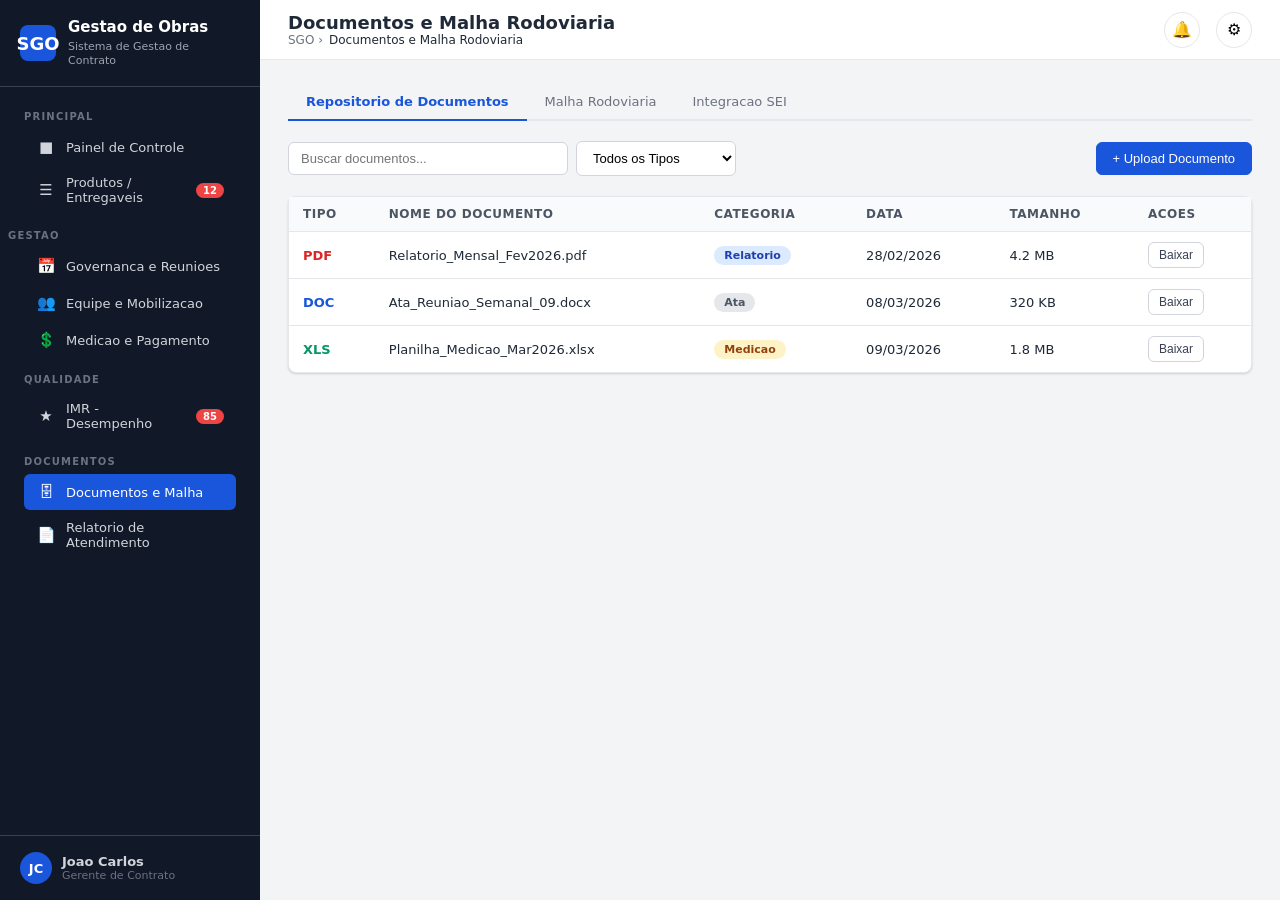
<file: src/documentos.html>
<!DOCTYPE html>
<html lang="pt-BR">
<head>
  <meta charset="UTF-8">
  <meta name="viewport" content="width=device-width,initial-scale=1.0">
  <title>Documentos - SGO</title>
  <link rel="stylesheet" href="/src/css/styles.css">
</head>
<body>
<div class="app">
  <!-- ===== SIDEBAR ===== -->
  <aside class="sidebar" id="sidebar">
    <div class="sidebar-header">
      <div class="logo">SGO</div>
      <h1>Gestao de Obras<small>Sistema de Gestao de Contrato</small></h1>
    </div>
    <nav class="sidebar-nav">
      <div class="nav-section">
        <div class="nav-section-title">Principal</div>
        <a data-page="dashboard" href="index.html">
          <span class="icon">&#9632;</span> Painel de Controle
        </a>
        <a data-page="produtos" href="produtos.html">
          <span class="icon">&#9776;</span> Produtos / Entregaveis
          <span class="badge">12</span>
        </a>
      </div>
        <div class="nav-section-title">Gestao</div>
      <div class="nav-section">
        <a data-page="governanca" href="governanca.html">
          <span class="icon">&#128197;</span> Governanca e Reunioes
        </a>
        <a data-page="equipe" href="equipe.html">
          <span class="icon">&#128101;</span> Equipe e Mobilizacao
        </a>
        <a data-page="medicao" href="medicao.html">
          <span class="icon">&#128178;</span> Medicao e Pagamento
        </a>
      </div>
      <div class="nav-section">
        <div class="nav-section-title">Qualidade</div>
        <a data-page="imr" href="imr.html">
          <span class="icon">&#9733;</span> IMR - Desempenho
          <span class="badge">85</span>
        </a>
      </div>
      <div class="nav-section">
        <div class="nav-section-title">Documentos</div>
        <a class="active" data-page="documentos" href="documentos.html">
          <span class="icon">&#128452;</span> Documentos e Malha
        </a>
        <a data-page="relatorio" href="relatorio.html">
          <span class="icon">&#128196;</span> Relatorio de Atendimento
        </a>
      </div>
    </nav>
    <div class="sidebar-footer">
      <div class="user-info">
        <div class="avatar">JC</div>
        <div>
          <div style="font-weight:600;color:var(--gray-300);font-size:13px">Joao Carlos</div>
          <div style="font-size:11px">Gerente de Contrato</div>
        </div>
      </div>
    </div>
  </aside>

  <!-- ===== MAIN ===== -->
  <div class="main">
    <header class="header">
      <div class="header-left">
        <button class="menu-toggle" onclick="toggleSidebar()">&#9776;</button>
        <div>
          <h2 id="page-title">Documentos e Malha Rodoviaria</h2>
          <div class="breadcrumb" id="breadcrumb">
            SGO &rsaquo; <span>Documentos e Malha Rodoviaria</span>
          </div>
        </div>
      </div>
      <div class="header-right">
        <div style="position:relative">
          <button class="btn-icon" onclick="toggleNotif()">&#128276;</button>
          <div class="notif-panel" id="notifPanel">
            <div class="notif-header">Notificacoes</div>
            <div class="notif-item">
              <div><strong>Documentos</strong> - Novo arquivo enviado</div>
              <div class="notif-time">Hoje, 09:15</div>
            </div>
          </div>
        </div>
        <button class="btn-icon">&#9881;</button>
      </div>
    </header>

    <div class="content">
      <div class="tabs" id="tabsDocs">
        <div class="tab active" onclick="switchTab('tabsDocs','tabDocsRepo')">Repositorio de Documentos</div>
        <div class="tab" onclick="switchTab('tabsDocs','tabDocsMalha')">Malha Rodoviaria</div>
        <div class="tab" onclick="switchTab('tabsDocs','tabDocsSEI')">Integracao SEI</div>
      </div>

      <!-- Tab: Repositorio -->
      <div class="tab-content active" id="tabDocsRepo">
        <div class="flex-between mb-20">
          <div class="flex-gap-8">
            <input type="text" class="form-control" placeholder="Buscar documentos..." style="width:280px">
            <select class="form-control" style="width:160px">
              <option>Todos os Tipos</option>
              <option>Relatorios</option>
              <option>Oficios</option>
              <option>Atas</option>
            </select>
          </div>
          <button class="btn btn-primary">+ Upload Documento</button>
        </div>

        <div class="card">
          <div class="card-body" style="padding:0">
            <table>
              <thead>
                <tr><th>Tipo</th><th>Nome do Documento</th><th>Categoria</th><th>Data</th><th>Tamanho</th><th>Acoes</th></tr>
              </thead>
              <tbody>
                <tr>
                  <td><span style="color:#dc2626;font-weight:600">PDF</span></td>
                  <td>Relatorio_Mensal_Fev2026.pdf</td>
                  <td><span class="badge badge-info">Relatorio</span></td>
                  <td>28/02/2026</td><td>4.2 MB</td>
                  <td><button class="btn btn-sm btn-secondary">Baixar</button></td>
                </tr>
                <tr>
                  <td><span style="color:var(--primary);font-weight:600">DOC</span></td>
                  <td>Ata_Reuniao_Semanal_09.docx</td>
                  <td><span class="badge badge-gray">Ata</span></td>
                  <td>08/03/2026</td><td>320 KB</td>
                  <td><button class="btn btn-sm btn-secondary">Baixar</button></td>
                </tr>
                <tr>
                  <td><span style="color:#059669;font-weight:600">XLS</span></td>
                  <td>Planilha_Medicao_Mar2026.xlsx</td>
                  <td><span class="badge badge-warning">Medicao</span></td>
                  <td>09/03/2026</td><td>1.8 MB</td>
                  <td><button class="btn btn-sm btn-secondary">Baixar</button></td>
                </tr>
              </tbody>
            </table>
          </div>
        </div>
      </div>

      <!-- Tab: Malha Rodoviaria -->
      <div class="tab-content" id="tabDocsMalha">
        <div class="alert alert-info mb-20">
          &#9432; <div>Base de dados da malha rodoviaria federal sob jurisdicao, incluindo segmentos, trechos e extensoes para suporte as Unidades Locais.</div>
        </div>
        <div class="card">
          <div class="card-header">
            <h3>Segmentos Rodoviarios</h3>
            <button class="btn btn-sm btn-primary">Exportar</button>
          </div>
          <div class="card-body" style="padding:0">
            <table>
              <thead>
                <tr><th>Rodovia</th><th>Trecho</th><th>Extensao (km)</th><th>UL Responsavel</th><th>Situacao</th><th>Ultima Vistoria</th></tr>
              </thead>
              <tbody>
                <tr>
                  <td><strong>BR-101</strong></td><td>Div. ES/BA - Itabuna</td>
                  <td>85,3</td><td>UL Sul</td>
                  <td><span class="badge badge-success">Regular</span></td><td>05/03/2026</td>
                </tr>
                <tr>
                  <td><strong>BR-101</strong></td><td>Itabuna - Ilheus</td>
                  <td>54,7</td><td>UL Sul</td>
                  <td><span class="badge badge-warning">Atencao</span></td><td>02/03/2026</td>
                </tr>
                <tr>
                  <td><strong>BR-316</strong></td><td>Belem - Capanema</td>
                  <td>120,0</td><td>UL Norte</td>
                  <td><span class="badge badge-success">Regular</span></td><td>04/03/2026</td>
                </tr>
              </tbody>
            </table>
          </div>
        </div>
      </div>

      <!-- Tab: SEI -->
      <div class="tab-content" id="tabDocsSEI">
        <div class="grid-2">
          <div class="card">
            <div class="card-header"><h3>Integracao com Sistema SEI</h3></div>
            <div class="card-body">
              <div class="alert alert-success">&#10003; <div><strong>Conectado:</strong> Sistema SEI integrado e funcionando corretamente.</div></div>
              <div class="form-group">
                <label>Numero do Processo SEI</label>
                <input type="text" class="form-control" placeholder="Ex: 50600.012345/2026-00">
              </div>
              <button class="btn btn-primary w-full">Buscar no SEI</button>
            </div>
          </div>
        </div>
      </div>
    </div><!-- /content -->
  </div><!-- /main -->
</div><!-- /app -->

<!-- ===== JAVASCRIPT ===== -->
<script src="/src/js/app.js"></script>
</body>
</html>
</file>
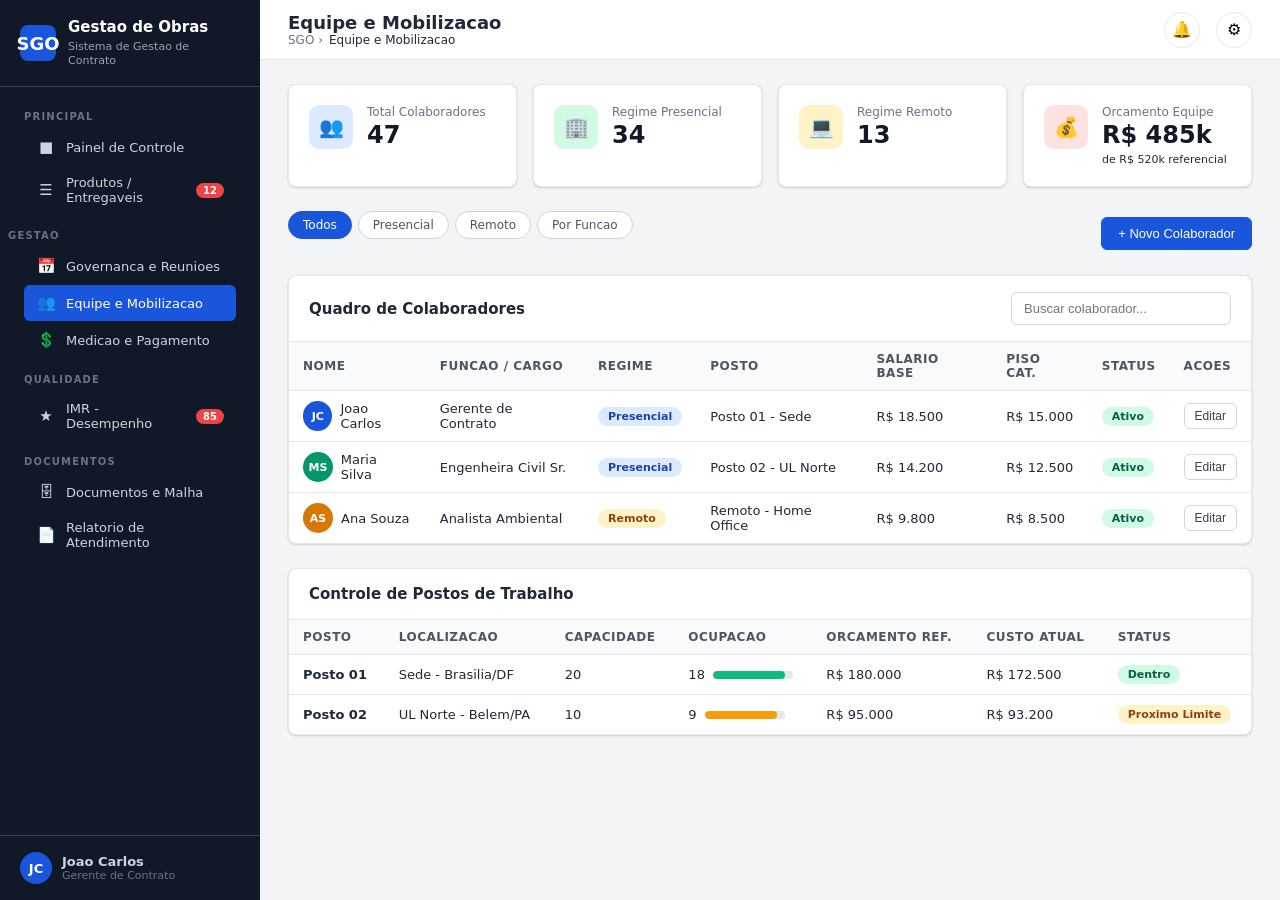
<file: src/equipe.html>
<!DOCTYPE html>
<html lang="pt-BR">
<head>
  <meta charset="UTF-8">
  <meta name="viewport" content="width=device-width,initial-scale=1.0">
  <title>Equipe - SGO</title>
  <link rel="stylesheet" href="/src/css/styles.css">
</head>
<body>
<div class="app">
  <!-- ===== SIDEBAR ===== -->
  <aside class="sidebar" id="sidebar">
    <div class="sidebar-header">
      <div class="logo">SGO</div>
      <h1>Gestao de Obras<small>Sistema de Gestao de Contrato</small></h1>
    </div>
    <nav class="sidebar-nav">
      <div class="nav-section">
        <div class="nav-section-title">Principal</div>
        <a data-page="dashboard" href="index.html">
          <span class="icon">&#9632;</span> Painel de Controle
        </a>
        <a data-page="produtos" href="produtos.html">
          <span class="icon">&#9776;</span> Produtos / Entregaveis
          <span class="badge">12</span>
        </a>
      </div>
        <div class="nav-section-title">Gestao</div>
      <div class="nav-section">
        <a data-page="governanca" href="governanca.html">
          <span class="icon">&#128197;</span> Governanca e Reunioes
        </a>
        <a class="active" data-page="equipe" href="equipe.html">
          <span class="icon">&#128101;</span> Equipe e Mobilizacao
        </a>
        <a data-page="medicao" href="medicao.html">
          <span class="icon">&#128178;</span> Medicao e Pagamento
        </a>
      </div>
      <div class="nav-section">
        <div class="nav-section-title">Qualidade</div>
        <a data-page="imr" href="imr.html">
          <span class="icon">&#9733;</span> IMR - Desempenho
          <span class="badge">85</span>
        </a>
      </div>
      <div class="nav-section">
        <div class="nav-section-title">Documentos</div>
        <a data-page="documentos" href="documentos.html">
          <span class="icon">&#128452;</span> Documentos e Malha
        </a>
        <a data-page="relatorio" href="relatorio.html">
          <span class="icon">&#128196;</span> Relatorio de Atendimento
        </a>
      </div>
    </nav>
    <div class="sidebar-footer">
      <div class="user-info">
        <div class="avatar">JC</div>
        <div>
          <div style="font-weight:600;color:var(--gray-300);font-size:13px">Joao Carlos</div>
          <div style="font-size:11px">Gerente de Contrato</div>
        </div>
      </div>
    </div>
  </aside>

  <!-- ===== MAIN ===== -->
  <div class="main">
    <header class="header">
      <div class="header-left">
        <button class="menu-toggle" onclick="toggleSidebar()">&#9776;</button>
        <div>
          <h2 id="page-title">Equipe e Mobilizacao</h2>
          <div class="breadcrumb" id="breadcrumb">
            SGO &rsaquo; <span>Equipe e Mobilizacao</span>
          </div>
        </div>
      </div>
      <div class="header-right">
        <div style="position:relative">
          <button class="btn-icon" onclick="toggleNotif()">&#128276;</button>
          <div class="notif-panel" id="notifPanel">
            <div class="notif-header">Notificacoes</div>
            <div class="notif-item">
              <div><strong>Equipe</strong> - Novo colaborador mobilizado</div>
              <div class="notif-time">Hoje, 08:00</div>
            </div>
          </div>
        </div>
        <button class="btn-icon">&#9881;</button>
      </div>
    </header>

    <div class="content">
      <div class="stats-grid mb-24">
        <div class="stat-card">
          <div class="stat-icon blue">&#128101;</div>
          <div class="stat-info">
            <h4>Total Colaboradores</h4>
            <div class="value">47</div>
          </div>
        </div>
        <div class="stat-card">
          <div class="stat-icon green">&#127970;</div>
          <div class="stat-info">
            <h4>Regime Presencial</h4>
            <div class="value">34</div>
          </div>
        </div>
        <div class="stat-card">
          <div class="stat-icon orange">&#128187;</div>
          <div class="stat-info">
            <h4>Regime Remoto</h4>
            <div class="value">13</div>
          </div>
        </div>
        <div class="stat-card">
          <div class="stat-icon red">&#128176;</div>
          <div class="stat-info">
            <h4>Orcamento Equipe</h4>
            <div class="value">R$ 485k</div>
            <div class="change">de R$ 520k referencial</div>
          </div>
        </div>
      </div>

      <div class="flex-between mb-20">
        <div class="pill-nav">
          <span class="pill active">Todos</span>
          <span class="pill">Presencial</span>
          <span class="pill">Remoto</span>
          <span class="pill">Por Funcao</span>
        </div>
        <button class="btn btn-primary" onclick="openModal('modalNovoColaborador')">+ Novo Colaborador</button>
      </div>

      <div class="card mb-24">
        <div class="card-header">
          <h3>Quadro de Colaboradores</h3>
          <input type="text" class="form-control" placeholder="Buscar colaborador..." style="width:220px">
        </div>
        <div class="card-body" style="padding:0">
          <table>
            <thead>
              <tr><th>Nome</th><th>Funcao / Cargo</th><th>Regime</th><th>Posto</th><th>Salario Base</th><th>Piso Cat.</th><th>Status</th><th>Acoes</th></tr>
            </thead>
            <tbody>
              <tr>
                <td><div class="flex-gap-8"><div style="width:30px;height:30px;border-radius:50%;background:var(--primary);color:#fff;display:flex;align-items:center;justify-content:center;font-size:11px;font-weight:600">JC</div> Joao Carlos</div></td>
                <td>Gerente de Contrato</td><td><span class="badge badge-info">Presencial</span></td>
                <td>Posto 01 - Sede</td><td>R$ 18.500</td><td>R$ 15.000</td>
                <td><span class="badge badge-success">Ativo</span></td>
                <td><button class="btn btn-sm btn-secondary">Editar</button></td>
              </tr>
              <tr>
                <td><div class="flex-gap-8"><div style="width:30px;height:30px;border-radius:50%;background:#059669;color:#fff;display:flex;align-items:center;justify-content:center;font-size:11px;font-weight:600">MS</div> Maria Silva</div></td>
                <td>Engenheira Civil Sr.</td><td><span class="badge badge-info">Presencial</span></td>
                <td>Posto 02 - UL Norte</td><td>R$ 14.200</td><td>R$ 12.500</td>
                <td><span class="badge badge-success">Ativo</span></td>
                <td><button class="btn btn-sm btn-secondary">Editar</button></td>
              </tr>
              <tr>
                <td><div class="flex-gap-8"><div style="width:30px;height:30px;border-radius:50%;background:#d97706;color:#fff;display:flex;align-items:center;justify-content:center;font-size:11px;font-weight:600">AS</div> Ana Souza</div></td>
                <td>Analista Ambiental</td><td><span class="badge badge-warning">Remoto</span></td>
                <td>Remoto - Home Office</td><td>R$ 9.800</td><td>R$ 8.500</td>
                <td><span class="badge badge-success">Ativo</span></td>
                <td><button class="btn btn-sm btn-secondary">Editar</button></td>
              </tr>
            </tbody>
          </table>
        </div>
      </div>

      <!-- Controle de Postos -->
      <div class="card">
        <div class="card-header"><h3>Controle de Postos de Trabalho</h3></div>
        <div class="card-body" style="padding:0">
          <table>
            <thead>
              <tr><th>Posto</th><th>Localizacao</th><th>Capacidade</th><th>Ocupacao</th><th>Orcamento Ref.</th><th>Custo Atual</th><th>Status</th></tr>
            </thead>
            <tbody>
              <tr>
                <td><strong>Posto 01</strong></td><td>Sede - Brasilia/DF</td><td>20</td>
                <td>
                  <div class="flex-gap-8">18 <div class="progress" style="width:80px"><div class="progress-bar green" style="width:90%"></div></div></div>
                </td>
                <td>R$ 180.000</td><td>R$ 172.500</td>
                <td><span class="badge badge-success">Dentro</span></td>
              </tr>
              <tr>
                <td><strong>Posto 02</strong></td><td>UL Norte - Belem/PA</td><td>10</td>
                <td>
                  <div class="flex-gap-8">9 <div class="progress" style="width:80px"><div class="progress-bar orange" style="width:90%"></div></div></div>
                </td>
                <td>R$ 95.000</td><td>R$ 93.200</td>
                <td><span class="badge badge-warning">Proximo Limite</span></td>
              </tr>
            </tbody>
          </table>
        </div>
      </div>
    </div><!-- /content -->
  </div><!-- /main -->
</div><!-- /app -->

<!-- ===== MODALS ===== -->
<!-- Modal: Novo Colaborador -->
<div class="modal-overlay" id="modalNovoColaborador">
  <div class="modal">
    <div class="modal-header">
      <h3>Cadastrar Novo Colaborador</h3>
      <button class="modal-close" onclick="closeModal('modalNovoColaborador')">&times;</button>
    </div>
    <div class="modal-body">
      <div class="grid-2">
        <div class="form-group">
          <label>Nome Completo</label>
          <input type="text" class="form-control" placeholder="Nome do colaborador">
        </div>
        <div class="form-group">
          <label>CPF</label>
          <input type="text" class="form-control" placeholder="000.000.000-00">
        </div>
      </div>
      <div class="grid-2">
        <div class="form-group">
          <label>Funcao / Cargo</label>
          <select class="form-control">
            <option>Selecione...</option>
            <option>Engenheiro Civil</option>
            <option>Engenheiro Eletricista</option>
            <option>Analista Ambiental</option>
            <option>Tecnico em Estradas</option>
            <option>Administrativo</option>
          </select>
        </div>
        <div class="form-group">
          <label>Regime de Trabalho</label>
          <select class="form-control">
            <option>Presencial</option>
            <option>Remoto</option>
            <option>Hibrido</option>
          </select>
        </div>
      </div>
      <div class="grid-2">
        <div class="form-group">
          <label>Posto de Trabalho</label>
          <select class="form-control">
            <option>Posto 01 - Sede</option>
            <option>Posto 02 - UL Norte</option>
            <option>Remoto - Home Office</option>
          </select>
        </div>
        <div class="form-group">
          <label>Salario Base (R$)</label>
          <input type="number" class="form-control" placeholder="0,00">
        </div>
      </div>
    </div>
    <div class="modal-footer">
      <button class="btn btn-secondary" onclick="closeModal('modalNovoColaborador')">Cancelar</button>
      <button class="btn btn-primary">Cadastrar Colaborador</button>
    </div>
  </div>
</div>

<!-- ===== JAVASCRIPT ===== -->
<script src="/src/js/app.js"></script>
</body>
</html>
</file>
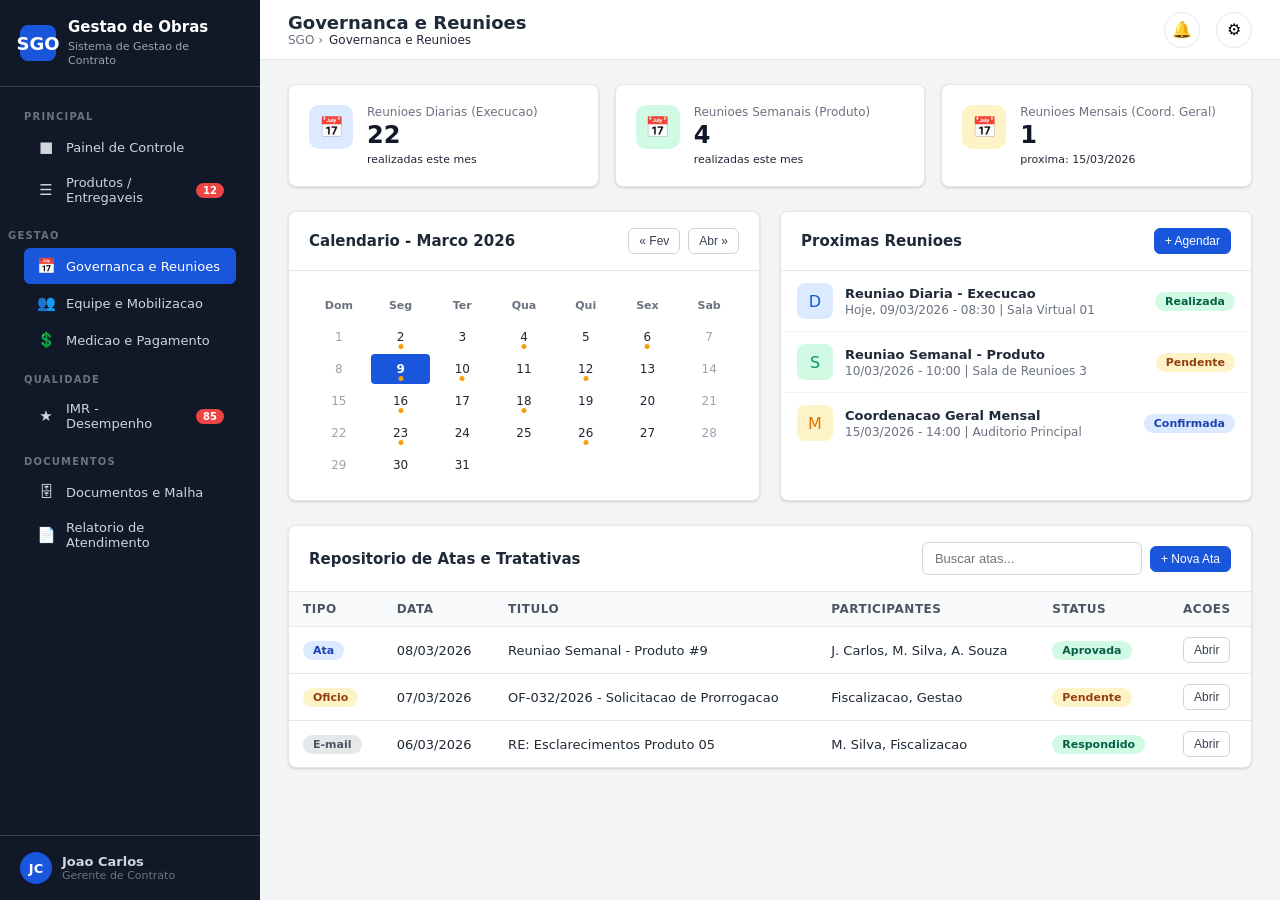
<file: src/governanca.html>
<!DOCTYPE html>
<html lang="pt-BR">
<head>
  <meta charset="UTF-8">
  <meta name="viewport" content="width=device-width,initial-scale=1.0">
  <title>Governança - SGO</title>
  <link rel="stylesheet" href="/src/css/styles.css">
</head>
<body>
<div class="app">
  <!-- ===== SIDEBAR ===== -->
  <aside class="sidebar" id="sidebar">
    <div class="sidebar-header">
      <div class="logo">SGO</div>
      <h1>Gestao de Obras<small>Sistema de Gestao de Contrato</small></h1>
    </div>
    <nav class="sidebar-nav">
      <div class="nav-section">
        <div class="nav-section-title">Principal</div>
        <a data-page="dashboard" href="index.html">
          <span class="icon">&#9632;</span> Painel de Controle
        </a>
        <a data-page="produtos" href="produtos.html">
          <span class="icon">&#9776;</span> Produtos / Entregaveis
          <span class="badge">12</span>
        </a>
      </div>
        <div class="nav-section-title">Gestao</div>
      <div class="nav-section">
        <a class="active" data-page="governanca" href="governanca.html">
          <span class="icon">&#128197;</span> Governanca e Reunioes
        </a>
        <a data-page="equipe" href="equipe.html">
          <span class="icon">&#128101;</span> Equipe e Mobilizacao
        </a>
        <a data-page="medicao" href="medicao.html">
          <span class="icon">&#128178;</span> Medicao e Pagamento
        </a>
      </div>
      <div class="nav-section">
        <div class="nav-section-title">Qualidade</div>
        <a data-page="imr" href="imr.html">
          <span class="icon">&#9733;</span> IMR - Desempenho
          <span class="badge">85</span>
        </a>
      </div>
      <div class="nav-section">
        <div class="nav-section-title">Documentos</div>
        <a data-page="documentos" href="documentos.html">
          <span class="icon">&#128452;</span> Documentos e Malha
        </a>
        <a data-page="relatorio" href="relatorio.html">
          <span class="icon">&#128196;</span> Relatorio de Atendimento
        </a>
      </div>
    </nav>
    <div class="sidebar-footer">
      <div class="user-info">
        <div class="avatar">JC</div>
        <div>
          <div style="font-weight:600;color:var(--gray-300);font-size:13px">Joao Carlos</div>
          <div style="font-size:11px">Gerente de Contrato</div>
        </div>
      </div>
    </div>
  </aside>

  <!-- ===== MAIN ===== -->
  <div class="main">
    <header class="header">
      <div class="header-left">
        <button class="menu-toggle" onclick="toggleSidebar()">&#9776;</button>
        <div>
          <h2 id="page-title">Governanca e Reunioes</h2>
          <div class="breadcrumb" id="breadcrumb">
            SGO &rsaquo; <span>Governanca e Reunioes</span>
          </div>
        </div>
      </div>
      <div class="header-right">
        <div style="position:relative">
          <button class="btn-icon" onclick="toggleNotif()">&#128276;</button>
          <div class="notif-panel" id="notifPanel">
            <div class="notif-header">Notificacoes</div>
            <div class="notif-item">
              <div><strong>Reuniao</strong> - Coordenacao Geral amanha as 14h</div>
              <div class="notif-time">Ontem, 09:00</div>
            </div>
          </div>
        </div>
        <button class="btn-icon">&#9881;</button>
      </div>
    </header>

    <div class="content">
      <div class="stats-grid mb-24">
        <div class="stat-card">
          <div class="stat-icon blue">&#128197;</div>
          <div class="stat-info">
            <h4>Reunioes Diarias (Execucao)</h4>
            <div class="value">22</div>
            <div class="change">realizadas este mes</div>
          </div>
        </div>
        <div class="stat-card">
          <div class="stat-icon green">&#128197;</div>
          <div class="stat-info">
            <h4>Reunioes Semanais (Produto)</h4>
            <div class="value">4</div>
            <div class="change">realizadas este mes</div>
          </div>
        </div>
        <div class="stat-card">
          <div class="stat-icon orange">&#128197;</div>
          <div class="stat-info">
            <h4>Reunioes Mensais (Coord. Geral)</h4>
            <div class="value">1</div>
            <div class="change">proxima: 15/03/2026</div>
          </div>
        </div>
      </div>

      <div class="grid-2 mb-24">
        <!-- Calendar -->
        <div class="card">
          <div class="card-header">
            <h3>Calendario - Marco 2026</h3>
            <div class="flex-gap-8">
              <button class="btn btn-sm btn-secondary">&laquo; Fev</button>
              <button class="btn btn-sm btn-secondary">Abr &raquo;</button>
            </div>
          </div>
          <div class="card-body">
            <div class="calendar-grid">
              <div class="day-header">Dom</div><div class="day-header">Seg</div><div class="day-header">Ter</div>
              <div class="day-header">Qua</div><div class="day-header">Qui</div><div class="day-header">Sex</div>
              <div class="day-header">Sab</div>
              <div class="day other-month">1</div>
              <div class="day has-event">2</div><div class="day">3</div><div class="day has-event">4</div>
              <div class="day">5</div><div class="day has-event">6</div><div class="day other-month">7</div>
              <div class="day other-month">8</div>
              <div class="day today has-event">9</div><div class="day has-event">10</div><div class="day">11</div>
              <div class="day has-event">12</div><div class="day">13</div><div class="day other-month">14</div>
              <div class="day other-month">15</div>
              <div class="day has-event">16</div><div class="day">17</div><div class="day has-event">18</div>
              <div class="day">19</div><div class="day">20</div><div class="day other-month">21</div>
              <div class="day other-month">22</div>
              <div class="day has-event">23</div><div class="day">24</div><div class="day">25</div>
              <div class="day has-event">26</div><div class="day">27</div><div class="day other-month">28</div>
              <div class="day other-month">29</div>
              <div class="day">30</div><div class="day">31</div><div class="day"></div>
              <div class="day"></div><div class="day"></div><div class="day"></div>
            </div>
          </div>
        </div>

        <!-- Upcoming Meetings -->
        <div class="card">
          <div class="card-header">
            <h3>Proximas Reunioes</h3>
            <button class="btn btn-sm btn-primary" onclick="openModal('modalNovaReuniao')">+ Agendar</button>
          </div>
          <div class="card-body" style="padding:0">
            <div class="list-item">
              <div class="list-icon" style="background:#dbeafe;color:var(--primary)">D</div>
              <div class="list-info">
                <h5>Reuniao Diaria - Execucao</h5>
                <p>Hoje, 09/03/2026 - 08:30 | Sala Virtual 01</p>
              </div>
              <span class="badge badge-success">Realizada</span>
            </div>
            <div class="list-item">
              <div class="list-icon" style="background:#d1fae5;color:#059669">S</div>
              <div class="list-info">
                <h5>Reuniao Semanal - Produto</h5>
                <p>10/03/2026 - 10:00 | Sala de Reunioes 3</p>
              </div>
              <span class="badge badge-warning">Pendente</span>
            </div>
            <div class="list-item">
              <div class="list-icon" style="background:#fef3c7;color:#d97706">M</div>
              <div class="list-info">
                <h5>Coordenacao Geral Mensal</h5>
                <p>15/03/2026 - 14:00 | Auditorio Principal</p>
              </div>
              <span class="badge badge-info">Confirmada</span>
            </div>
          </div>
        </div>
      </div>

      <!-- Atas Repository -->
      <div class="card">
        <div class="card-header">
          <h3>Repositorio de Atas e Tratativas</h3>
          <div class="flex-gap-8">
            <input type="text" class="form-control" placeholder="Buscar atas..." style="width:220px">
            <button class="btn btn-sm btn-primary">+ Nova Ata</button>
          </div>
        </div>
        <div class="card-body" style="padding:0">
          <table>
            <thead>
              <tr><th>Tipo</th><th>Data</th><th>Titulo</th><th>Participantes</th><th>Status</th><th>Acoes</th></tr>
            </thead>
            <tbody>
              <tr>
                <td><span class="badge badge-info">Ata</span></td>
                <td>08/03/2026</td>
                <td>Reuniao Semanal - Produto #9</td>
                <td>J. Carlos, M. Silva, A. Souza</td>
                <td><span class="badge badge-success">Aprovada</span></td>
                <td><button class="btn btn-sm btn-secondary">Abrir</button></td>
              </tr>
              <tr>
                <td><span class="badge badge-warning">Oficio</span></td>
                <td>07/03/2026</td>
                <td>OF-032/2026 - Solicitacao de Prorrogacao</td>
                <td>Fiscalizacao, Gestao</td>
                <td><span class="badge badge-warning">Pendente</span></td>
                <td><button class="btn btn-sm btn-secondary">Abrir</button></td>
              </tr>
              <tr>
                <td><span class="badge badge-gray">E-mail</span></td>
                <td>06/03/2026</td>
                <td>RE: Esclarecimentos Produto 05</td>
                <td>M. Silva, Fiscalizacao</td>
                <td><span class="badge badge-success">Respondido</span></td>
                <td><button class="btn btn-sm btn-secondary">Abrir</button></td>
              </tr>
            </tbody>
          </table>
        </div>
      </div>
    </div><!-- /content -->
  </div><!-- /main -->
</div><!-- /app -->

<!-- ===== MODALS ===== -->
<!-- Modal: Nova Reuniao -->
<div class="modal-overlay" id="modalNovaReuniao">
  <div class="modal">
    <div class="modal-header">
      <h3>Agendar Nova Reuniao</h3>
      <button class="modal-close" onclick="closeModal('modalNovaReuniao')">&times;</button>
    </div>
    <div class="modal-body">
      <div class="form-group">
        <label>Tipo de Reuniao</label>
        <select class="form-control">
          <option>Diaria - Execucao</option>
          <option>Semanal - Produto</option>
          <option>Mensal - Coordenacao Geral</option>
          <option>Extraordinaria</option>
        </select>
      </div>
      <div class="grid-2">
        <div class="form-group">
          <label>Data</label>
          <input type="date" class="form-control">
        </div>
        <div class="form-group">
          <label>Horario</label>
          <input type="time" class="form-control">
        </div>
      </div>
      <div class="form-group">
        <label>Local / Sala</label>
        <input type="text" class="form-control" placeholder="Ex: Sala Virtual 01">
      </div>
      <div class="form-group">
        <label>Participantes</label>
        <input type="text" class="form-control" placeholder="Nomes separados por virgula">
      </div>
      <div class="form-group">
        <label>Pauta</label>
        <textarea class="form-control" rows="3" placeholder="Itens da pauta..."></textarea>
      </div>
    </div>
    <div class="modal-footer">
      <button class="btn btn-secondary" onclick="closeModal('modalNovaReuniao')">Cancelar</button>
      <button class="btn btn-primary">Agendar Reuniao</button>
    </div>
  </div>
</div>

<!-- ===== JAVASCRIPT ===== -->
<script src="/src/js/app.js"></script>
</body>
</html>
</file>
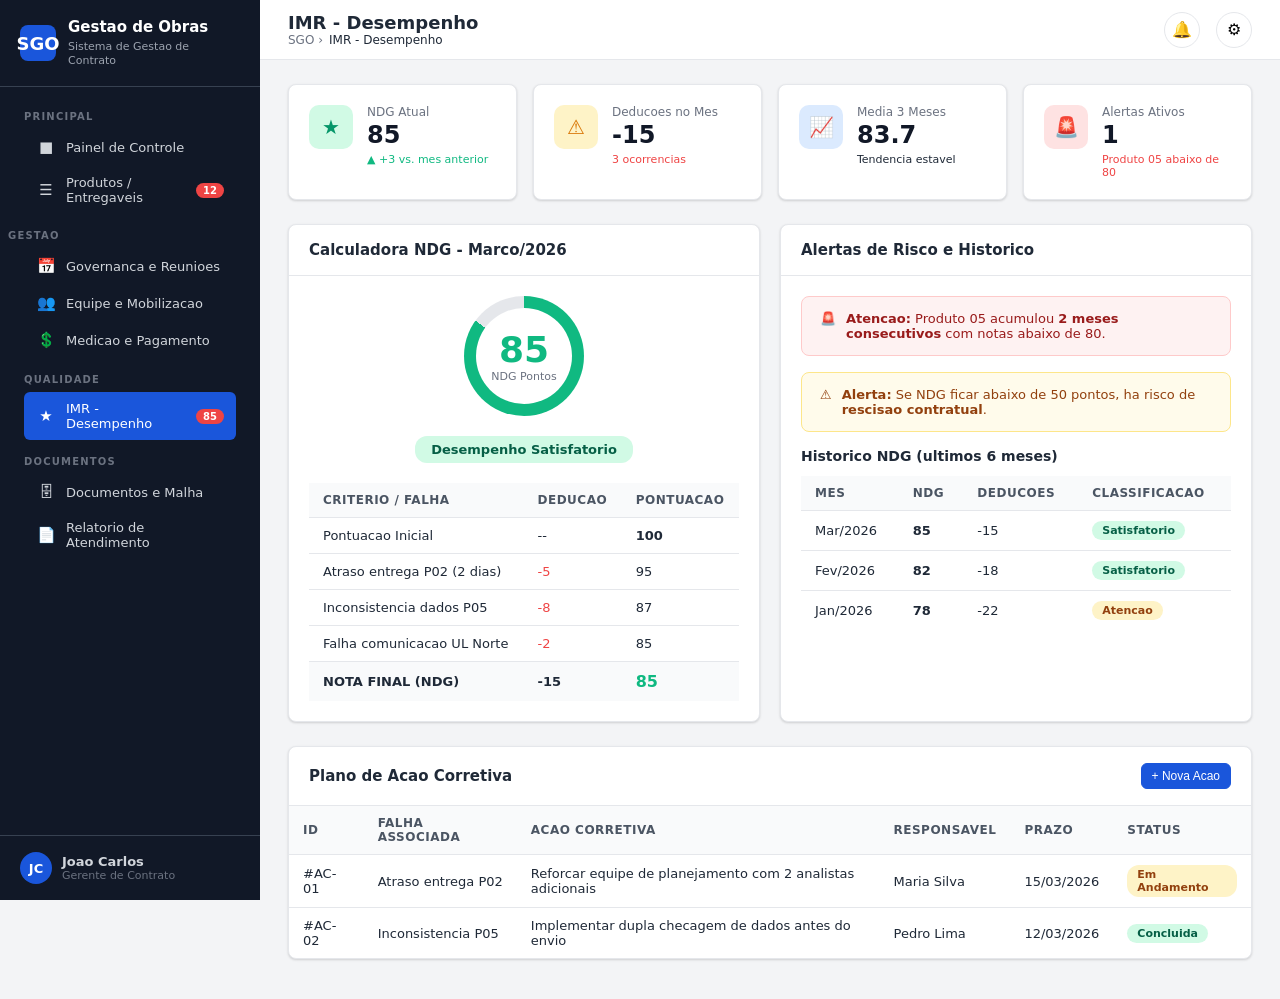
<file: src/imr.html>
<!DOCTYPE html>
<html lang="pt-BR">
<head>
  <meta charset="UTF-8">
  <meta name="viewport" content="width=device-width,initial-scale=1.0">
  <title>IMR - Desempenho - SGO</title>
  <link rel="stylesheet" href="/src/css/styles.css">
</head>
<body>
<div class="app">
  <!-- ===== SIDEBAR ===== -->
  <aside class="sidebar" id="sidebar">
    <div class="sidebar-header">
      <div class="logo">SGO</div>
      <h1>Gestao de Obras<small>Sistema de Gestao de Contrato</small></h1>
    </div>
    <nav class="sidebar-nav">
      <div class="nav-section">
        <div class="nav-section-title">Principal</div>
        <a data-page="dashboard" href="index.html">
          <span class="icon">&#9632;</span> Painel de Controle
        </a>
        <a data-page="produtos" href="produtos.html">
          <span class="icon">&#9776;</span> Produtos / Entregaveis
          <span class="badge">12</span>
        </a>
      </div>
        <div class="nav-section-title">Gestao</div>
      <div class="nav-section">
        <a data-page="governanca" href="governanca.html">
          <span class="icon">&#128197;</span> Governanca e Reunioes
        </a>
        <a data-page="equipe" href="equipe.html">
          <span class="icon">&#128101;</span> Equipe e Mobilizacao
        </a>
        <a data-page="medicao" href="medicao.html">
          <span class="icon">&#128178;</span> Medicao e Pagamento
        </a>
      </div>
      <div class="nav-section">
        <div class="nav-section-title">Qualidade</div>
        <a class="active" data-page="imr" href="imr.html">
          <span class="icon">&#9733;</span> IMR - Desempenho
          <span class="badge">85</span>
        </a>
      </div>
      <div class="nav-section">
        <div class="nav-section-title">Documentos</div>
        <a data-page="documentos" href="documentos.html">
          <span class="icon">&#128452;</span> Documentos e Malha
        </a>
        <a data-page="relatorio" href="relatorio.html">
          <span class="icon">&#128196;</span> Relatorio de Atendimento
        </a>
      </div>
    </nav>
    <div class="sidebar-footer">
      <div class="user-info">
        <div class="avatar">JC</div>
        <div>
          <div style="font-weight:600;color:var(--gray-300);font-size:13px">Joao Carlos</div>
          <div style="font-size:11px">Gerente de Contrato</div>
        </div>
      </div>
    </div>
  </aside>

  <!-- ===== MAIN ===== -->
  <div class="main">
    <header class="header">
      <div class="header-left">
        <button class="menu-toggle" onclick="toggleSidebar()">&#9776;</button>
        <div>
          <h2 id="page-title">IMR - Desempenho</h2>
          <div class="breadcrumb" id="breadcrumb">
            SGO &rsaquo; <span>IMR - Desempenho</span>
          </div>
        </div>
      </div>
      <div class="header-right">
        <div style="position:relative">
          <button class="btn-icon" onclick="toggleNotif()">&#128276;</button>
          <div class="notif-panel" id="notifPanel">
            <div class="notif-header">Notificacoes</div>
            <div class="notif-item">
              <div><strong>IMR</strong> - Nota Global atualizada: 85 pontos</div>
              <div class="notif-time">Ontem, 16:45</div>
            </div>
          </div>
        </div>
        <button class="btn-icon">&#9881;</button>
      </div>
    </header>

    <div class="content">
      <div class="stats-grid mb-24">
        <div class="stat-card">
          <div class="stat-icon green">&#9733;</div>
          <div class="stat-info">
            <h4>NDG Atual</h4>
            <div class="value">85</div>
            <div class="change up">&#9650; +3 vs. mes anterior</div>
          </div>
        </div>
        <div class="stat-card">
          <div class="stat-icon orange">&#9888;</div>
          <div class="stat-info">
            <h4>Deducoes no Mes</h4>
            <div class="value">-15</div>
            <div class="change down">3 ocorrencias</div>
          </div>
        </div>
        <div class="stat-card">
          <div class="stat-icon blue">&#128200;</div>
          <div class="stat-info">
            <h4>Media 3 Meses</h4>
            <div class="value">83.7</div>
            <div class="change">Tendencia estavel</div>
          </div>
        </div>
        <div class="stat-card">
          <div class="stat-icon red">&#128680;</div>
          <div class="stat-info">
            <h4>Alertas Ativos</h4>
            <div class="value">1</div>
            <div class="change down">Produto 05 abaixo de 80</div>
          </div>
        </div>
      </div>

      <div class="grid-2 mb-24">
        <!-- NDG Calculator -->
        <div class="card">
          <div class="card-header"><h3>Calculadora NDG - Marco/2026</h3></div>
          <div class="card-body">
            <div class="flex-center mb-20">
              <div class="score-circle score-high">
                <div class="score-inner">
                  <span style="font-size:36px;font-weight:700;color:var(--success)">85</span>
                  <span class="label">NDG Pontos</span>
                </div>
              </div>
            </div>
            <div style="text-align:center;margin-bottom:20px">
              <span class="badge badge-success" style="font-size:13px;padding:6px 16px">Desempenho Satisfatorio</span>
            </div>
            <table>
              <thead><tr><th>Criterio / Falha</th><th>Deducao</th><th>Pontuacao</th></tr></thead>
              <tbody>
                <tr><td>Pontuacao Inicial</td><td>--</td><td><strong>100</strong></td></tr>
                <tr><td>Atraso entrega P02 (2 dias)</td><td style="color:var(--danger)">-5</td><td>95</td></tr>
                <tr><td>Inconsistencia dados P05</td><td style="color:var(--danger)">-8</td><td>87</td></tr>
                <tr><td>Falha comunicacao UL Norte</td><td style="color:var(--danger)">-2</td><td>85</td></tr>
                <tr style="background:var(--gray-50);font-weight:700">
                  <td>NOTA FINAL (NDG)</td><td>-15</td><td style="color:var(--success);font-size:16px">85</td>
                </tr>
              </tbody>
            </table>
          </div>
        </div>

        <!-- Risk Alerts -->
        <div class="card">
          <div class="card-header"><h3>Alertas de Risco e Historico</h3></div>
          <div class="card-body">
            <div class="alert alert-danger">
              &#128680; <div><strong>Atencao:</strong> Produto 05 acumulou <strong>2 meses consecutivos</strong> com notas abaixo de 80.</div>
            </div>
            <div class="alert alert-warning">
              &#9888; <div><strong>Alerta:</strong> Se NDG ficar abaixo de 50 pontos, ha risco de <strong>rescisao contratual</strong>.</div>
            </div>
            <h4 style="font-size:14px;margin:16px 0 12px">Historico NDG (ultimos 6 meses)</h4>
            <table>
              <thead><tr><th>Mes</th><th>NDG</th><th>Deducoes</th><th>Classificacao</th></tr></thead>
              <tbody>
                <tr><td>Mar/2026</td><td><strong>85</strong></td><td>-15</td><td><span class="badge badge-success">Satisfatorio</span></td></tr>
                <tr><td>Fev/2026</td><td><strong>82</strong></td><td>-18</td><td><span class="badge badge-success">Satisfatorio</span></td></tr>
                <tr><td>Jan/2026</td><td><strong>78</strong></td><td>-22</td><td><span class="badge badge-warning">Atencao</span></td></tr>
              </tbody>
            </table>
          </div>
        </div>
      </div>

      <!-- Plano de Acao -->
      <div class="card">
        <div class="card-header">
          <h3>Plano de Acao Corretiva</h3>
          <button class="btn btn-sm btn-primary">+ Nova Acao</button>
        </div>
        <div class="card-body" style="padding:0">
          <table>
            <thead>
              <tr><th>ID</th><th>Falha Associada</th><th>Acao Corretiva</th><th>Responsavel</th><th>Prazo</th><th>Status</th></tr>
            </thead>
            <tbody>
              <tr>
                <td>#AC-01</td><td>Atraso entrega P02</td>
                <td>Reforcar equipe de planejamento com 2 analistas adicionais</td>
                <td>Maria Silva</td><td>15/03/2026</td>
                <td><span class="badge badge-warning">Em Andamento</span></td>
              </tr>
              <tr>
                <td>#AC-02</td><td>Inconsistencia P05</td>
                <td>Implementar dupla checagem de dados antes do envio</td>
                <td>Pedro Lima</td><td>12/03/2026</td>
                <td><span class="badge badge-success">Concluida</span></td>
              </tr>
            </tbody>
          </table>
        </div>
      </div>
    </div><!-- /content -->
  </div><!-- /main -->
</div><!-- /app -->

<!-- ===== JAVASCRIPT ===== -->
<script src="/src/js/app.js"></script>
</body>
</html>
</file>
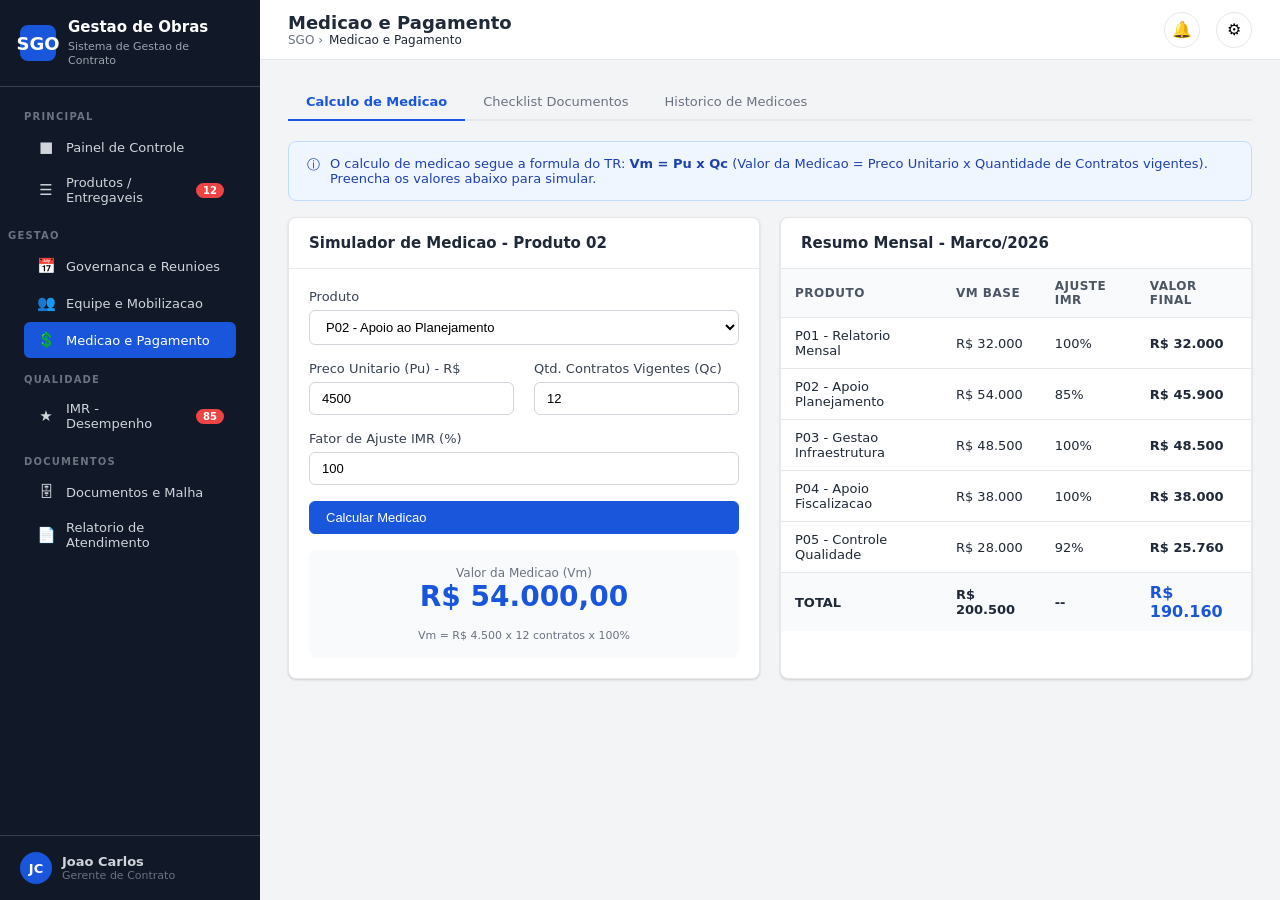
<file: src/medicao.html>
<!DOCTYPE html>
<html lang="pt-BR">
<head>
  <meta charset="UTF-8">
  <meta name="viewport" content="width=device-width,initial-scale=1.0">
  <title>Medição - SGO</title>
  <link rel="stylesheet" href="/src/css/styles.css">
</head>
<body>
<div class="app">
  <!-- ===== SIDEBAR ===== -->
  <aside class="sidebar" id="sidebar">
    <div class="sidebar-header">
      <div class="logo">SGO</div>
      <h1>Gestao de Obras<small>Sistema de Gestao de Contrato</small></h1>
    </div>
    <nav class="sidebar-nav">
      <div class="nav-section">
        <div class="nav-section-title">Principal</div>
        <a data-page="dashboard" href="index.html">
          <span class="icon">&#9632;</span> Painel de Controle
        </a>
        <a data-page="produtos" href="produtos.html">
          <span class="icon">&#9776;</span> Produtos / Entregaveis
          <span class="badge">12</span>
        </a>
      </div>
        <div class="nav-section-title">Gestao</div>
      <div class="nav-section">
        <a data-page="governanca" href="governanca.html">
          <span class="icon">&#128197;</span> Governanca e Reunioes
        </a>
        <a data-page="equipe" href="equipe.html">
          <span class="icon">&#128101;</span> Equipe e Mobilizacao
        </a>
        <a class="active" data-page="medicao" href="medicao.html">
          <span class="icon">&#128178;</span> Medicao e Pagamento
        </a>
      </div>
      <div class="nav-section">
        <div class="nav-section-title">Qualidade</div>
        <a data-page="imr" href="imr.html">
          <span class="icon">&#9733;</span> IMR - Desempenho
          <span class="badge">85</span>
        </a>
      </div>
      <div class="nav-section">
        <div class="nav-section-title">Documentos</div>
        <a data-page="documentos" href="documentos.html">
          <span class="icon">&#128452;</span> Documentos e Malha
        </a>
        <a data-page="relatorio" href="relatorio.html">
          <span class="icon">&#128196;</span> Relatorio de Atendimento
        </a>
      </div>
    </nav>
    <div class="sidebar-footer">
      <div class="user-info">
        <div class="avatar">JC</div>
        <div>
          <div style="font-weight:600;color:var(--gray-300);font-size:13px">Joao Carlos</div>
          <div style="font-size:11px">Gerente de Contrato</div>
        </div>
      </div>
    </div>
  </aside>

  <!-- ===== MAIN ===== -->
  <div class="main">
    <header class="header">
      <div class="header-left">
        <button class="menu-toggle" onclick="toggleSidebar()">&#9776;</button>
        <div>
          <h2 id="page-title">Medicao e Pagamento</h2>
          <div class="breadcrumb" id="breadcrumb">
            SGO &rsaquo; <span>Medicao e Pagamento</span>
          </div>
        </div>
      </div>
      <div class="header-right">
        <div style="position:relative">
          <button class="btn-icon" onclick="toggleNotif()">&#128276;</button>
          <div class="notif-panel" id="notifPanel">
            <div class="notif-header">Notificacoes</div>
            <div class="notif-item">
              <div><strong>Medicao</strong> - Checklist pendente para Mar/2026</div>
              <div class="notif-time">07/03/2026</div>
            </div>
          </div>
        </div>
        <button class="btn-icon">&#9881;</button>
      </div>
    </header>

    <div class="content">
      <div class="tabs" id="tabsMedicao">
        <div class="tab active" onclick="switchTab('tabsMedicao','tabMedicaoCalc')">Calculo de Medicao</div>
        <div class="tab" onclick="switchTab('tabsMedicao','tabMedicaoChecklist')">Checklist Documentos</div>
        <div class="tab" onclick="switchTab('tabsMedicao','tabMedicaoHistorico')">Historico de Medicoes</div>
      </div>

      <!-- Tab: Calculo -->
      <div class="tab-content active" id="tabMedicaoCalc">
        <div class="alert alert-info mb-20">
          &#9432; <div>O calculo de medicao segue a formula do TR: <strong>Vm = Pu x Qc</strong> (Valor da Medicao = Preco Unitario x Quantidade de Contratos vigentes). Preencha os valores abaixo para simular.</div>
        </div>

        <div class="grid-2 mb-24">
          <div class="card">
            <div class="card-header"><h3>Simulador de Medicao - Produto 02</h3></div>
            <div class="card-body">
              <div class="form-group">
                <label>Produto</label>
                <select class="form-control" id="calcProduto">
                  <option>P02 - Apoio ao Planejamento</option>
                  <option>P03 - Gestao de Infraestrutura</option>
                  <option>P04 - Apoio a Fiscalizacao</option>
                </select>
              </div>
              <div class="grid-2">
                <div class="form-group">
                  <label>Preco Unitario (Pu) - R$</label>
                  <input type="number" class="form-control" id="calcPu" value="4500" onkeyup="calcMedicao()">
                </div>
                <div class="form-group">
                  <label>Qtd. Contratos Vigentes (Qc)</label>
                  <input type="number" class="form-control" id="calcQc" value="12" onkeyup="calcMedicao()">
                </div>
              </div>
              <div class="form-group">
                <label>Fator de Ajuste IMR (%)</label>
                <input type="number" class="form-control" id="calcImr" value="100" onkeyup="calcMedicao()">
              </div>
              <button class="btn btn-primary w-full" onclick="calcMedicao()">Calcular Medicao</button>
              <div style="margin-top:16px;padding:16px;background:var(--gray-50);border-radius:var(--radius);text-align:center">
                <div class="text-sm text-muted">Valor da Medicao (Vm)</div>
                <div style="font-size:28px;font-weight:700;color:var(--primary)" id="calcResult">R$ 54.000,00</div>
                <div class="text-xs text-muted mt-16">Vm = R$ 4.500 x 12 contratos x 100%</div>
              </div>
            </div>
          </div>

          <div class="card">
            <div class="card-header"><h3>Resumo Mensal - Marco/2026</h3></div>
            <div class="card-body" style="padding:0">
              <table>
                <thead><tr><th>Produto</th><th>Vm Base</th><th>Ajuste IMR</th><th>Valor Final</th></tr></thead>
                <tbody>
                  <tr><td>P01 - Relatorio Mensal</td><td>R$ 32.000</td><td>100%</td><td><strong>R$ 32.000</strong></td></tr>
                  <tr><td>P02 - Apoio Planejamento</td><td>R$ 54.000</td><td>85%</td><td><strong>R$ 45.900</strong></td></tr>
                  <tr><td>P03 - Gestao Infraestrutura</td><td>R$ 48.500</td><td>100%</td><td><strong>R$ 48.500</strong></td></tr>
                  <tr><td>P04 - Apoio Fiscalizacao</td><td>R$ 38.000</td><td>100%</td><td><strong>R$ 38.000</strong></td></tr>
                  <tr><td>P05 - Controle Qualidade</td><td>R$ 28.000</td><td>92%</td><td><strong>R$ 25.760</strong></td></tr>
                  <tr style="background:var(--gray-50);font-weight:700">
                    <td>TOTAL</td><td>R$ 200.500</td><td>--</td><td style="color:var(--primary);font-size:16px">R$ 190.160</td>
                  </tr>
                </tbody>
              </table>
            </div>
          </div>
        </div>
      </div>

      <!-- Tab: Checklist -->
      <div class="tab-content" id="tabMedicaoChecklist">
        <div class="grid-2">
          <div class="card">
            <div class="card-header"><h3>Checklist - Medicao Marco/2026</h3></div>
            <div class="card-body">
              <div class="checklist-item checked"><input type="checkbox" checked><span>Declaracao de Responsabilidade Tecnica</span></div>
              <div class="checklist-item checked"><input type="checkbox" checked><span>Relatorio de Atividades do Periodo</span></div>
              <div class="checklist-item checked"><input type="checkbox" checked><span>Planilha de Medicao Preenchida</span></div>
              <div class="checklist-item"><input type="checkbox"><span>Notas Fiscais de Despesas Reembolsaveis</span></div>
              <div class="checklist-item"><input type="checkbox"><span>Comprovantes de Pagamento de Equipe</span></div>
              <div class="checklist-item"><input type="checkbox"><span>Relatorio de IMR Assinado</span></div>
            </div>
            <div class="card-footer">
              <div class="flex-between">
                <span class="text-sm"><strong>3 de 6</strong> documentos concluidos</span>
                <div class="progress" style="width:120px"><div class="progress-bar orange" style="width:50%"></div></div>
              </div>
            </div>
          </div>
        </div>
      </div>

      <!-- Tab: Historico -->
      <div class="tab-content" id="tabMedicaoHistorico">
        <div class="card">
          <div class="card-header"><h3>Historico de Medicoes</h3></div>
          <div class="card-body" style="padding:0">
            <table>
              <thead>
                <tr><th>Periodo</th><th>Valor Bruto</th><th>Ajuste IMR</th><th>Valor Liquido</th><th>Status</th><th>Data Pagamento</th><th>Acoes</th></tr>
              </thead>
              <tbody>
                <tr>
                  <td><strong>Marco/2026</strong></td><td>R$ 200.500</td><td>-R$ 10.340</td><td><strong>R$ 190.160</strong></td>
                  <td><span class="badge badge-warning">Em Processamento</span></td><td>--</td>
                  <td><button class="btn btn-sm btn-primary">Detalhes</button></td>
                </tr>
                <tr>
                  <td>Fevereiro/2026</td><td>R$ 198.200</td><td>-R$ 5.946</td><td><strong>R$ 192.254</strong></td>
                  <td><span class="badge badge-success">Pago</span></td><td>28/02/2026</td>
                  <td><button class="btn btn-sm btn-secondary">Ver</button></td>
                </tr>
              </tbody>
            </table>
          </div>
        </div>
      </div>
    </div><!-- /content -->
  </div><!-- /main -->
</div><!-- /app -->

<!-- ===== JAVASCRIPT ===== -->
<script src="/src/js/app.js"></script>
</body>
</html>
</file>
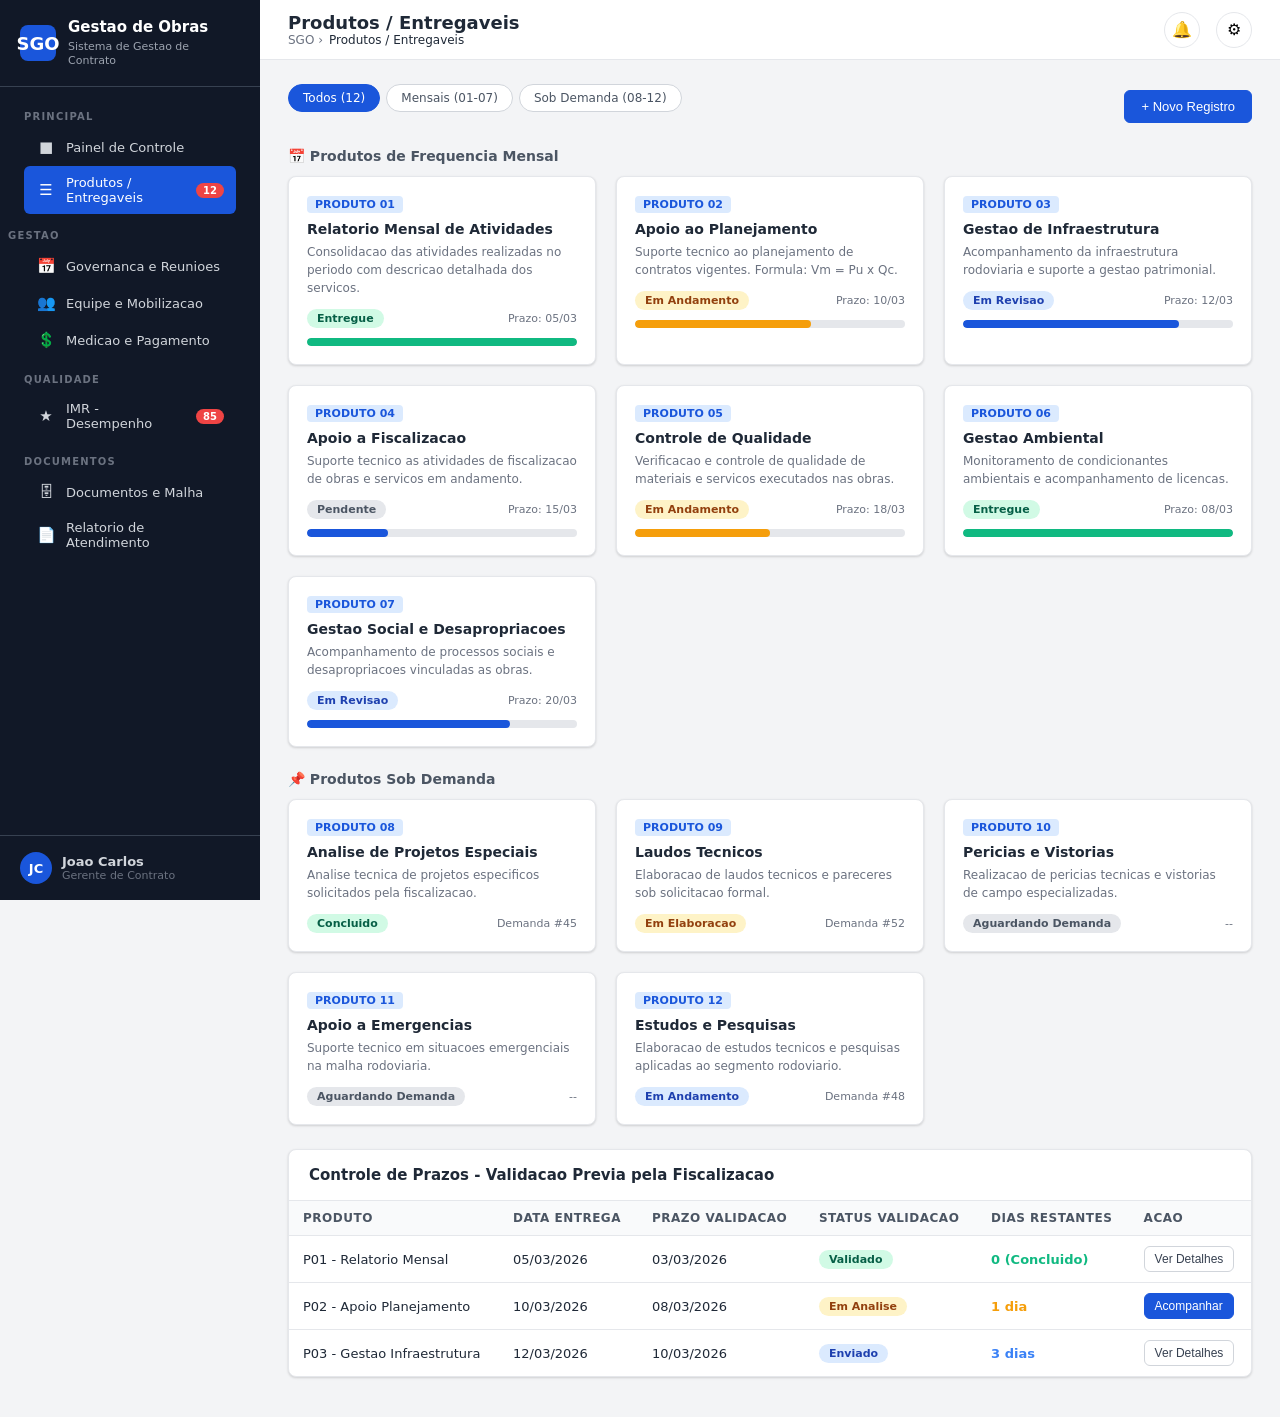
<file: src/produtos.html>
<!DOCTYPE html>
<html lang="pt-BR">
<head>
  <meta charset="UTF-8">
  <meta name="viewport" content="width=device-width,initial-scale=1.0">
  <title>Produtos - SGO</title>
  <link rel="stylesheet" href="/src/css/styles.css">
</head>
<body>
<div class="app">
  <!-- ===== SIDEBAR ===== -->
  <aside class="sidebar" id="sidebar">
    <div class="sidebar-header">
      <div class="logo">SGO</div>
      <h1>Gestao de Obras<small>Sistema de Gestao de Contrato</small></h1>
    </div>
    <nav class="sidebar-nav">
      <div class="nav-section">
        <div class="nav-section-title">Principal</div>
        <a data-page="dashboard" href="index.html">
          <span class="icon">&#9632;</span> Painel de Controle
        </a>
        <a class="active" data-page="produtos" href="produtos.html">
          <span class="icon">&#9776;</span> Produtos / Entregaveis
          <span class="badge">12</span>
        </a>
      </div>
        <div class="nav-section-title">Gestao</div>
      <div class="nav-section">
        <a data-page="governanca" href="governanca.html">
          <span class="icon">&#128197;</span> Governanca e Reunioes
        </a>
        <a data-page="equipe" href="equipe.html">
          <span class="icon">&#128101;</span> Equipe e Mobilizacao
        </a>
        <a data-page="medicao" href="medicao.html">
          <span class="icon">&#128178;</span> Medicao e Pagamento
        </a>
      </div>
      <div class="nav-section">
        <div class="nav-section-title">Qualidade</div>
        <a data-page="imr" href="imr.html">
          <span class="icon">&#9733;</span> IMR - Desempenho
          <span class="badge">85</span>
        </a>
      </div>
      <div class="nav-section">
        <div class="nav-section-title">Documentos</div>
        <a data-page="documentos" href="documentos.html">
          <span class="icon">&#128452;</span> Documentos e Malha
        </a>
        <a data-page="relatorio" href="relatorio.html">
          <span class="icon">&#128196;</span> Relatorio de Atendimento
        </a>
      </div>
    </nav>
    <div class="sidebar-footer">
      <div class="user-info">
        <div class="avatar">JC</div>
        <div>
          <div style="font-weight:600;color:var(--gray-300);font-size:13px">Joao Carlos</div>
          <div style="font-size:11px">Gerente de Contrato</div>
        </div>
      </div>
    </div>
  </aside>

  <!-- ===== MAIN ===== -->
  <div class="main">
    <header class="header">
      <div class="header-left">
        <button class="menu-toggle" onclick="toggleSidebar()">&#9776;</button>
        <div>
          <h2 id="page-title">Produtos / Entregaveis</h2>
          <div class="breadcrumb" id="breadcrumb">
            SGO &rsaquo; <span>Produtos / Entregaveis</span>
          </div>
        </div>
      </div>
      <div class="header-right">
        <div style="position:relative">
          <button class="btn-icon" onclick="toggleNotif()">&#128276;</button>
          <div class="notif-panel" id="notifPanel">
            <div class="notif-header">Notificacoes</div>
            <div class="notif-item">
              <div><strong>Produto 02</strong> - Prazo de entrega em 3 dias</div>
              <div class="notif-time">Hoje, 10:30</div>
            </div>
          </div>
        </div>
        <button class="btn-icon">&#9881;</button>
      </div>
    </header>

    <div class="content">
      <!-- ============================== -->
      <!-- PAGE: PRODUTOS                 -->
      <!-- ============================== -->
      <div class="flex-between mb-20">
        <div class="pill-nav">
          <span class="pill active" onclick="filterProducts('all',this)">Todos (12)</span>
          <span class="pill" onclick="filterProducts('mensal',this)">Mensais (01-07)</span>
          <span class="pill" onclick="filterProducts('demanda',this)">Sob Demanda (08-12)</span>
        </div>
        <button class="btn btn-primary" onclick="openModal('modalNovoProduto')">+ Novo Registro</button>
      </div>

      <!-- Mensal Products -->
      <h3 style="font-size:14px;color:var(--gray-600);margin-bottom:12px" class="prod-section-title mensal">&#128197; Produtos de Frequencia Mensal</h3>
      <div class="grid-3 mb-24 product-list">
        <div class="product-card mensal" data-type="mensal">
          <div class="product-number">PRODUTO 01</div>
          <h4>Relatorio Mensal de Atividades</h4>
          <p>Consolidacao das atividades realizadas no periodo com descricao detalhada dos servicos.</p>
          <div class="product-footer">
            <span class="badge badge-success">Entregue</span>
            <span class="text-xs text-muted">Prazo: 05/03</span>
          </div>
          <div style="margin-top:10px">
            <div class="progress"><div class="progress-bar green" style="width:100%"></div></div>
          </div>
        </div>
        <div class="product-card mensal" data-type="mensal">
          <div class="product-number">PRODUTO 02</div>
          <h4>Apoio ao Planejamento</h4>
          <p>Suporte tecnico ao planejamento de contratos vigentes. Formula: Vm = Pu x Qc.</p>
          <div class="product-footer">
            <span class="badge badge-warning">Em Andamento</span>
            <span class="text-xs text-muted">Prazo: 10/03</span>
          </div>
          <div style="margin-top:10px">
            <div class="progress"><div class="progress-bar orange" style="width:65%"></div></div>
          </div>
        </div>
        <div class="product-card mensal" data-type="mensal">
          <div class="product-number">PRODUTO 03</div>
          <h4>Gestao de Infraestrutura</h4>
          <p>Acompanhamento da infraestrutura rodoviaria e suporte a gestao patrimonial.</p>
          <div class="product-footer">
            <span class="badge badge-info">Em Revisao</span>
            <span class="text-xs text-muted">Prazo: 12/03</span>
          </div>
          <div style="margin-top:10px">
            <div class="progress"><div class="progress-bar blue" style="width:80%"></div></div>
          </div>
        </div>
        <div class="product-card mensal" data-type="mensal">
          <div class="product-number">PRODUTO 04</div>
          <h4>Apoio a Fiscalizacao</h4>
          <p>Suporte tecnico as atividades de fiscalizacao de obras e servicos em andamento.</p>
          <div class="product-footer">
            <span class="badge badge-gray">Pendente</span>
            <span class="text-xs text-muted">Prazo: 15/03</span>
          </div>
          <div style="margin-top:10px">
            <div class="progress"><div class="progress-bar blue" style="width:30%"></div></div>
          </div>
        </div>
        <div class="product-card mensal" data-type="mensal">
          <div class="product-number">PRODUTO 05</div>
          <h4>Controle de Qualidade</h4>
          <p>Verificacao e controle de qualidade de materiais e servicos executados nas obras.</p>
          <div class="product-footer">
            <span class="badge badge-warning">Em Andamento</span>
            <span class="text-xs text-muted">Prazo: 18/03</span>
          </div>
          <div style="margin-top:10px">
            <div class="progress"><div class="progress-bar orange" style="width:50%"></div></div>
          </div>
        </div>
        <div class="product-card mensal" data-type="mensal">
          <div class="product-number">PRODUTO 06</div>
          <h4>Gestao Ambiental</h4>
          <p>Monitoramento de condicionantes ambientais e acompanhamento de licencas.</p>
          <div class="product-footer">
            <span class="badge badge-success">Entregue</span>
            <span class="text-xs text-muted">Prazo: 08/03</span>
          </div>
          <div style="margin-top:10px">
            <div class="progress"><div class="progress-bar green" style="width:100%"></div></div>
          </div>
        </div>
        <div class="product-card mensal" data-type="mensal">
          <div class="product-number">PRODUTO 07</div>
          <h4>Gestao Social e Desapropriacoes</h4>
          <p>Acompanhamento de processos sociais e desapropriacoes vinculadas as obras.</p>
          <div class="product-footer">
            <span class="badge badge-info">Em Revisao</span>
            <span class="text-xs text-muted">Prazo: 20/03</span>
          </div>
          <div style="margin-top:10px">
            <div class="progress"><div class="progress-bar blue" style="width:75%"></div></div>
          </div>
        </div>
      </div>

      <h3 style="font-size:14px;color:var(--gray-600);margin-bottom:12px" class="prod-section-title demanda">&#128204; Produtos Sob Demanda</h3>
      <div class="grid-3 mb-24 product-list">
        <div class="product-card demanda" data-type="demanda">
          <div class="product-number">PRODUTO 08</div>
          <h4>Analise de Projetos Especiais</h4>
          <p>Analise tecnica de projetos especificos solicitados pela fiscalizacao.</p>
          <div class="product-footer">
            <span class="badge badge-success">Concluido</span>
            <span class="text-xs text-muted">Demanda #45</span>
          </div>
        </div>
        <div class="product-card demanda" data-type="demanda">
          <div class="product-number">PRODUTO 09</div>
          <h4>Laudos Tecnicos</h4>
          <p>Elaboracao de laudos tecnicos e pareceres sob solicitacao formal.</p>
          <div class="product-footer">
            <span class="badge badge-warning">Em Elaboracao</span>
            <span class="text-xs text-muted">Demanda #52</span>
          </div>
        </div>
        <div class="product-card demanda" data-type="demanda">
          <div class="product-number">PRODUTO 10</div>
          <h4>Pericias e Vistorias</h4>
          <p>Realizacao de pericias tecnicas e vistorias de campo especializadas.</p>
          <div class="product-footer">
            <span class="badge badge-gray">Aguardando Demanda</span>
            <span class="text-xs text-muted">--</span>
          </div>
        </div>
        <div class="product-card demanda" data-type="demanda">
          <div class="product-number">PRODUTO 11</div>
          <h4>Apoio a Emergencias</h4>
          <p>Suporte tecnico em situacoes emergenciais na malha rodoviaria.</p>
          <div class="product-footer">
            <span class="badge badge-gray">Aguardando Demanda</span>
            <span class="text-xs text-muted">--</span>
          </div>
        </div>
        <div class="product-card demanda" data-type="demanda">
          <div class="product-number">PRODUTO 12</div>
          <h4>Estudos e Pesquisas</h4>
          <p>Elaboracao de estudos tecnicos e pesquisas aplicadas ao segmento rodoviario.</p>
          <div class="product-footer">
            <span class="badge badge-info">Em Andamento</span>
            <span class="text-xs text-muted">Demanda #48</span>
          </div>
        </div>
      </div>

      <!-- Controle de Prazos -->
      <div class="card">
        <div class="card-header"><h3>Controle de Prazos - Validacao Previa pela Fiscalizacao</h3></div>
        <div class="card-body" style="padding:0">
          <table>
            <thead>
              <tr><th>Produto</th><th>Data Entrega</th><th>Prazo Validacao</th><th>Status Validacao</th><th>Dias Restantes</th><th>Acao</th></tr>
            </thead>
            <tbody>
              <tr>
                <td>P01 - Relatorio Mensal</td><td>05/03/2026</td><td>03/03/2026</td>
                <td><span class="badge badge-success">Validado</span></td>
                <td><strong style="color:var(--success)">0 (Concluido)</strong></td>
                <td><button class="btn btn-sm btn-secondary">Ver Detalhes</button></td>
              </tr>
              <tr>
                <td>P02 - Apoio Planejamento</td><td>10/03/2026</td><td>08/03/2026</td>
                <td><span class="badge badge-warning">Em Analise</span></td>
                <td><strong style="color:var(--warning)">1 dia</strong></td>
                <td><button class="btn btn-sm btn-primary">Acompanhar</button></td>
              </tr>
              <tr>
                <td>P03 - Gestao Infraestrutura</td><td>12/03/2026</td><td>10/03/2026</td>
                <td><span class="badge badge-info">Enviado</span></td>
                <td><strong style="color:var(--info)">3 dias</strong></td>
                <td><button class="btn btn-sm btn-secondary">Ver Detalhes</button></td>
              </tr>
            </tbody>
          </table>
        </div>
      </div>
    </div><!-- /content -->
  </div><!-- /main -->
</div><!-- /app -->

<!-- ===== MODALS ===== -->
<!-- Modal: Novo Produto -->
<div class="modal-overlay" id="modalNovoProduto">
  <div class="modal">
    <div class="modal-header">
      <h3>Registrar Entrega de Produto</h3>
      <button class="modal-close" onclick="closeModal('modalNovoProduto')">&times;</button>
    </div>
    <div class="modal-body">
      <div class="form-group">
        <label>Produto</label>
        <select class="form-control">
          <option>Selecione o produto...</option>
          <option>P01 - Relatorio Mensal</option>
          <option>P02 - Apoio ao Planejamento</option>
          <option>P03 - Gestao de Infraestrutura</option>
          <option>P04 - Apoio a Fiscalizacao</option>
          <option>P05 - Controle de Qualidade</option>
          <option>P06 - Gestao Ambiental</option>
          <option>P07 - Gestao Social</option>
        </select>
      </div>
      <div class="grid-2">
        <div class="form-group">
          <label>Data de Entrega</label>
          <input type="date" class="form-control">
        </div>
        <div class="form-group">
          <label>Status</label>
          <select class="form-control">
            <option>Em Andamento</option>
            <option>Em Revisao</option>
            <option>Entregue</option>
          </select>
        </div>
      </div>
      <div class="form-group">
        <label>Observacoes</label>
        <textarea class="form-control" rows="3" placeholder="Descreva observacoes relevantes..."></textarea>
      </div>
      <div class="form-group">
        <label>Anexar Documento</label>
        <input type="file" class="form-control">
      </div>
    </div>
    <div class="modal-footer">
      <button class="btn btn-secondary" onclick="closeModal('modalNovoProduto')">Cancelar</button>
      <button class="btn btn-primary">Salvar Registro</button>
    </div>
  </div>
</div>

<!-- ===== JAVASCRIPT ===== -->
<script src="/src/js/app.js"></script>
</body>
</html>
</file>
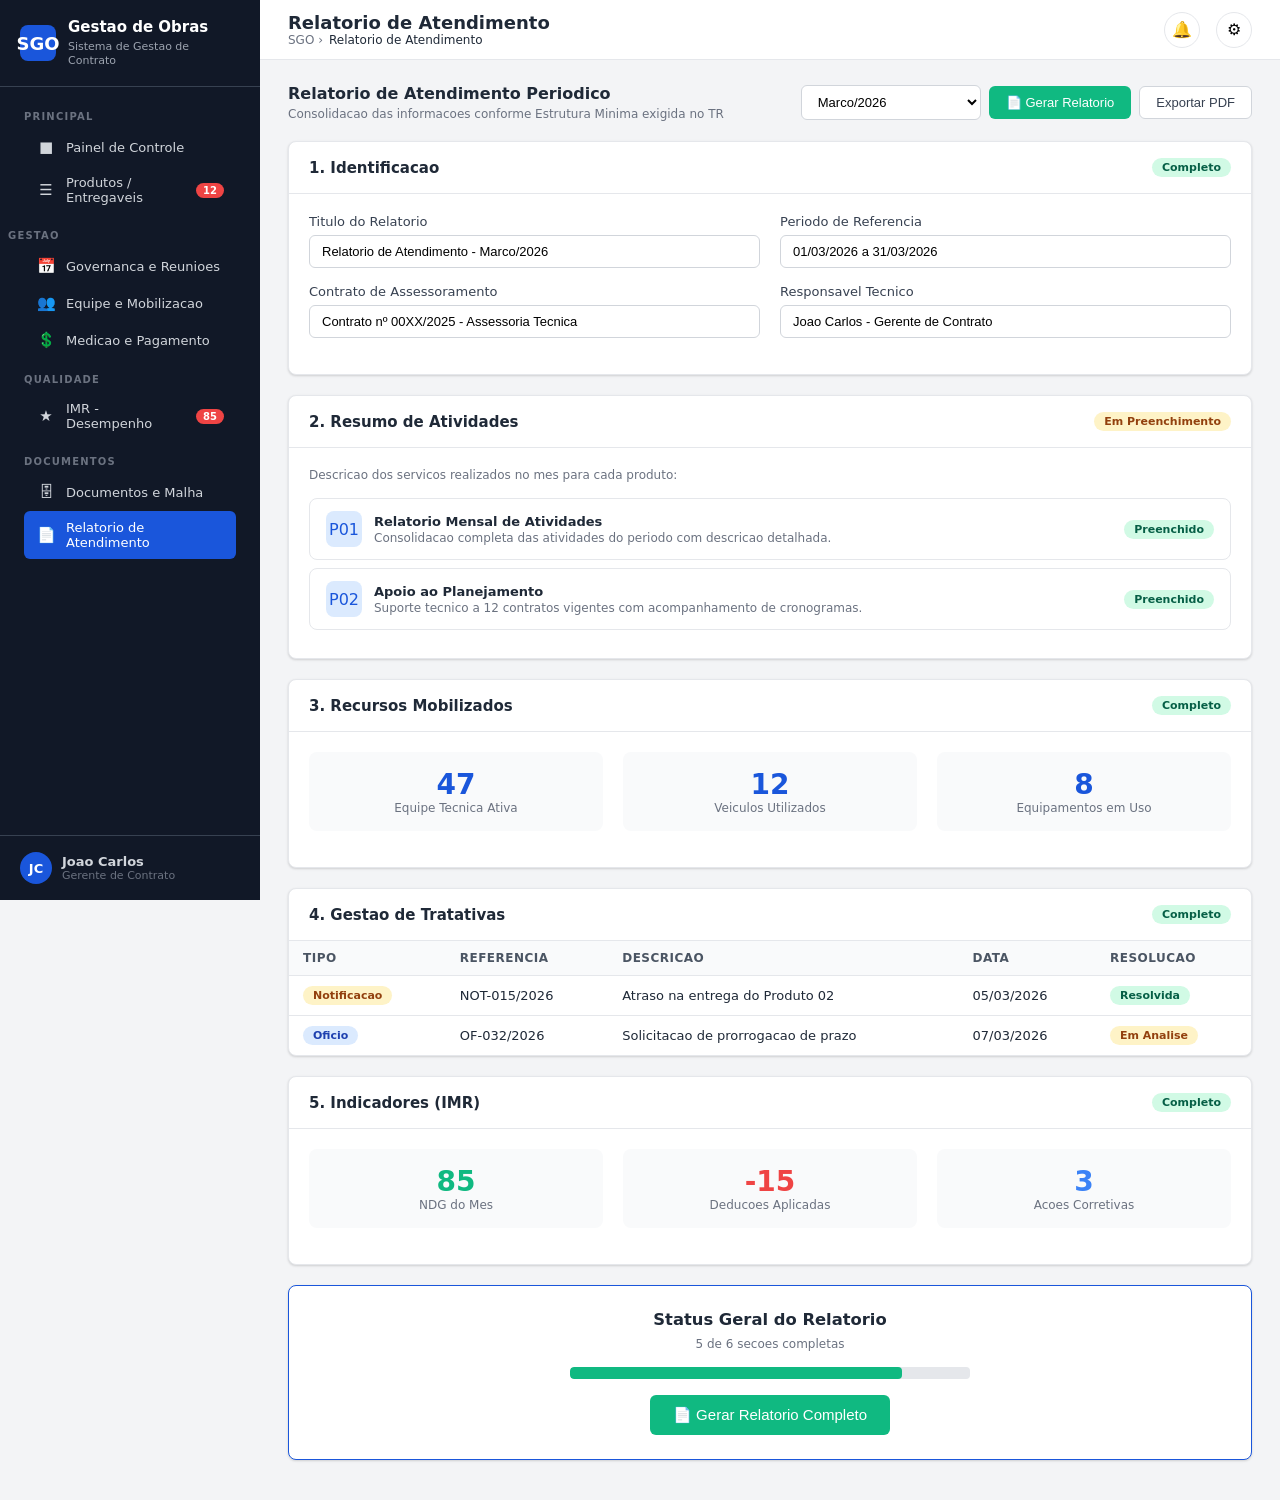
<file: src/relatorio.html>
<!DOCTYPE html>
<html lang="pt-BR">
<head>
  <meta charset="UTF-8">
  <meta name="viewport" content="width=device-width,initial-scale=1.0">
  <title>Relatório - SGO</title>
  <link rel="stylesheet" href="/src/css/styles.css">
</head>
<body>
<div class="app">
  <!-- ===== SIDEBAR ===== -->
  <aside class="sidebar" id="sidebar">
    <div class="sidebar-header">
      <div class="logo">SGO</div>
      <h1>Gestao de Obras<small>Sistema de Gestao de Contrato</small></h1>
    </div>
    <nav class="sidebar-nav">
      <div class="nav-section">
        <div class="nav-section-title">Principal</div>
        <a data-page="dashboard" href="index.html">
          <span class="icon">&#9632;</span> Painel de Controle
        </a>
        <a data-page="produtos" href="produtos.html">
          <span class="icon">&#9776;</span> Produtos / Entregaveis
          <span class="badge">12</span>
        </a>
      </div>
        <div class="nav-section-title">Gestao</div>
      <div class="nav-section">
        <a data-page="governanca" href="governanca.html">
          <span class="icon">&#128197;</span> Governanca e Reunioes
        </a>
        <a data-page="equipe" href="equipe.html">
          <span class="icon">&#128101;</span> Equipe e Mobilizacao
        </a>
        <a data-page="medicao" href="medicao.html">
          <span class="icon">&#128178;</span> Medicao e Pagamento
        </a>
      </div>
      <div class="nav-section">
        <div class="nav-section-title">Qualidade</div>
        <a data-page="imr" href="imr.html">
          <span class="icon">&#9733;</span> IMR - Desempenho
          <span class="badge">85</span>
        </a>
      </div>
      <div class="nav-section">
        <div class="nav-section-title">Documentos</div>
        <a data-page="documentos" href="documentos.html">
          <span class="icon">&#128452;</span> Documentos e Malha
        </a>
        <a class="active" data-page="relatorio" href="relatorio.html">
          <span class="icon">&#128196;</span> Relatorio de Atendimento
        </a>
      </div>
    </nav>
    <div class="sidebar-footer">
      <div class="user-info">
        <div class="avatar">JC</div>
        <div>
          <div style="font-weight:600;color:var(--gray-300);font-size:13px">Joao Carlos</div>
          <div style="font-size:11px">Gerente de Contrato</div>
        </div>
      </div>
    </div>
  </aside>

  <!-- ===== MAIN ===== -->
  <div class="main">
    <header class="header">
      <div class="header-left">
        <button class="menu-toggle" onclick="toggleSidebar()">&#9776;</button>
        <div>
          <h2 id="page-title">Relatorio de Atendimento</h2>
          <div class="breadcrumb" id="breadcrumb">
            SGO &rsaquo; <span>Relatorio de Atendimento</span>
          </div>
        </div>
      </div>
      <div class="header-right">
        <div style="position:relative">
          <button class="btn-icon" onclick="toggleNotif()">&#128276;</button>
          <div class="notif-panel" id="notifPanel">
            <div class="notif-header">Notificacoes</div>
            <div class="notif-item">
              <div><strong>Relatorio</strong> - Pronto para gerar</div>
              <div class="notif-time">Hoje, 14:30</div>
            </div>
          </div>
        </div>
        <button class="btn-icon">&#9881;</button>
      </div>
    </header>

    <div class="content">
      <div class="flex-between mb-20">
        <div>
          <h3 style="font-size:16px;margin-bottom:4px">Relatorio de Atendimento Periodico</h3>
          <p class="text-sm text-muted">Consolidacao das informacoes conforme Estrutura Minima exigida no TR</p>
        </div>
        <div class="flex-gap-8">
          <select class="form-control" style="width:180px">
            <option>Marco/2026</option>
            <option>Fevereiro/2026</option>
            <option>Janeiro/2026</option>
          </select>
          <button class="btn btn-success" onclick="openModal('modalGerarRelatorio')">&#128196; Gerar Relatorio</button>
          <button class="btn btn-secondary">Exportar PDF</button>
        </div>
      </div>

      <!-- Secoes do Relatorio -->
      <div class="card mb-20">
        <div class="card-header"><h3>1. Identificacao</h3><span class="badge badge-success">Completo</span></div>
        <div class="card-body">
          <div class="grid-2">
            <div>
              <div class="form-group">
                <label>Titulo do Relatorio</label>
                <input type="text" class="form-control" value="Relatorio de Atendimento - Marco/2026">
              </div>
              <div class="form-group">
                <label>Contrato de Assessoramento</label>
                <input type="text" class="form-control" value="Contrato nº 00XX/2025 - Assessoria Tecnica">
              </div>
            </div>
            <div>
              <div class="form-group">
                <label>Periodo de Referencia</label>
                <input type="text" class="form-control" value="01/03/2026 a 31/03/2026">
              </div>
              <div class="form-group">
                <label>Responsavel Tecnico</label>
                <input type="text" class="form-control" value="Joao Carlos - Gerente de Contrato">
              </div>
            </div>
          </div>
        </div>
      </div>

      <div class="card mb-20">
        <div class="card-header"><h3>2. Resumo de Atividades</h3><span class="badge badge-warning">Em Preenchimento</span></div>
        <div class="card-body">
          <p class="text-sm text-muted mb-16">Descricao dos servicos realizados no mes para cada produto:</p>
          <div class="list-item" style="border:1px solid var(--gray-200);border-radius:var(--radius);margin-bottom:8px">
            <div class="list-icon" style="background:var(--primary-light);color:var(--primary)">P01</div>
            <div class="list-info" style="flex:1">
              <h5>Relatorio Mensal de Atividades</h5>
              <p>Consolidacao completa das atividades do periodo com descricao detalhada.</p>
            </div>
            <span class="badge badge-success">Preenchido</span>
          </div>
          <div class="list-item" style="border:1px solid var(--gray-200);border-radius:var(--radius);margin-bottom:8px">
            <div class="list-icon" style="background:var(--primary-light);color:var(--primary)">P02</div>
            <div class="list-info" style="flex:1">
              <h5>Apoio ao Planejamento</h5>
              <p>Suporte tecnico a 12 contratos vigentes com acompanhamento de cronogramas.</p>
            </div>
            <span class="badge badge-success">Preenchido</span>
          </div>
        </div>
      </div>

      <div class="card mb-20">
        <div class="card-header"><h3>3. Recursos Mobilizados</h3><span class="badge badge-success">Completo</span></div>
        <div class="card-body">
          <div class="grid-3 mb-16">
            <div style="text-align:center;padding:16px;background:var(--gray-50);border-radius:var(--radius)">
              <div style="font-size:28px;font-weight:700;color:var(--primary)">47</div>
              <div class="text-sm text-muted">Equipe Tecnica Ativa</div>
            </div>
            <div style="text-align:center;padding:16px;background:var(--gray-50);border-radius:var(--radius)">
              <div style="font-size:28px;font-weight:700;color:var(--primary)">12</div>
              <div class="text-sm text-muted">Veiculos Utilizados</div>
            </div>
            <div style="text-align:center;padding:16px;background:var(--gray-50);border-radius:var(--radius)">
              <div style="font-size:28px;font-weight:700;color:var(--primary)">8</div>
              <div class="text-sm text-muted">Equipamentos em Uso</div>
            </div>
          </div>
        </div>
      </div>

      <div class="card mb-20">
        <div class="card-header"><h3>4. Gestao de Tratativas</h3><span class="badge badge-success">Completo</span></div>
        <div class="card-body" style="padding:0">
          <table>
            <thead><tr><th>Tipo</th><th>Referencia</th><th>Descricao</th><th>Data</th><th>Resolucao</th></tr></thead>
            <tbody>
              <tr>
                <td><span class="badge badge-warning">Notificacao</span></td>
                <td>NOT-015/2026</td>
                <td>Atraso na entrega do Produto 02</td>
                <td>05/03/2026</td>
                <td><span class="badge badge-success">Resolvida</span></td>
              </tr>
              <tr>
                <td><span class="badge badge-info">Oficio</span></td>
                <td>OF-032/2026</td>
                <td>Solicitacao de prorrogacao de prazo</td>
                <td>07/03/2026</td>
                <td><span class="badge badge-warning">Em Analise</span></td>
              </tr>
            </tbody>
          </table>
        </div>
      </div>

      <div class="card mb-20">
        <div class="card-header"><h3>5. Indicadores (IMR)</h3><span class="badge badge-success">Completo</span></div>
        <div class="card-body">
          <div class="grid-3 mb-16">
            <div style="text-align:center;padding:16px;background:var(--gray-50);border-radius:var(--radius)">
              <div style="font-size:28px;font-weight:700;color:var(--success)">85</div>
              <div class="text-sm text-muted">NDG do Mes</div>
            </div>
            <div style="text-align:center;padding:16px;background:var(--gray-50);border-radius:var(--radius)">
              <div style="font-size:28px;font-weight:700;color:var(--danger)">-15</div>
              <div class="text-sm text-muted">Deducoes Aplicadas</div>
            </div>
            <div style="text-align:center;padding:16px;background:var(--gray-50);border-radius:var(--radius)">
              <div style="font-size:28px;font-weight:700;color:var(--info)">3</div>
              <div class="text-sm text-muted">Acoes Corretivas</div>
            </div>
          </div>
        </div>
      </div>

      <div class="card" style="border-color:var(--primary)">
        <div class="card-body" style="text-align:center;padding:24px">
          <h3 style="margin-bottom:8px">Status Geral do Relatorio</h3>
          <p class="text-sm text-muted mb-16">5 de 6 secoes completas</p>
          <div class="progress" style="height:12px;max-width:400px;margin:0 auto">
            <div class="progress-bar green" style="width:83%"></div>
          </div>
          <div style="margin-top:16px">
            <button class="btn btn-lg btn-success" onclick="openModal('modalGerarRelatorio')">&#128196; Gerar Relatorio Completo</button>
          </div>
        </div>
      </div>
    </div><!-- /content -->
  </div><!-- /main -->
</div><!-- /app -->

<!-- ===== MODALS ===== -->
<!-- Modal: Gerar Relatorio -->
<div class="modal-overlay" id="modalGerarRelatorio">
  <div class="modal">
    <div class="modal-header">
      <h3>Gerar Relatorio de Atendimento</h3>
      <button class="modal-close" onclick="closeModal('modalGerarRelatorio')">&times;</button>
    </div>
    <div class="modal-body">
      <div class="alert alert-warning mb-20">
        &#9888; <div><strong>Atencao:</strong> 1 secao ainda esta incompleta. Deseja gerar o relatorio mesmo assim?</div>
      </div>
      <h4 style="font-size:14px;margin-bottom:12px">Secoes do Relatorio:</h4>
      <div class="checklist-item checked"><input type="checkbox" checked disabled><span>1. Identificacao - Capa, contracapa, indice</span></div>
      <div class="checklist-item checked"><input type="checkbox" checked disabled><span>2. Resumo de Atividades (parcial)</span></div>
      <div class="checklist-item checked"><input type="checkbox" checked disabled><span>3. Recursos Mobilizados</span></div>
      <div class="checklist-item checked"><input type="checkbox" checked disabled><span>4. Gestao de Tratativas</span></div>
      <div class="checklist-item checked"><input type="checkbox" checked disabled><span>5. Indicadores (IMR)</span></div>
      <div class="checklist-item"><input type="checkbox" disabled><span>6. Anexos Tecnicos (3 de 5)</span></div>
      <div class="form-group" style="margin-top:16px">
        <label>Formato de Saida</label>
        <select class="form-control">
          <option>PDF - Relatorio Completo</option>
          <option>DOCX - Editavel</option>
          <option>PDF - Resumo Executivo</option>
        </select>
      </div>
    </div>
    <div class="modal-footer">
      <button class="btn btn-secondary" onclick="closeModal('modalGerarRelatorio')">Cancelar</button>
      <button class="btn btn-success">&#128196; Gerar Relatorio</button>
    </div>
  </div>
</div>

<!-- ===== JAVASCRIPT ===== -->
<script src="/src/js/app.js"></script>
</body>
</html>
</file>
<file: src/css/styles.css>
/* ===== RESET & BASE ===== */
*,*::before,*::after{box-sizing:border-box;margin:0;padding:0}
:root{
  --primary:#1a56db;
  --primary-dark:#1e40af;
  --primary-light:#dbeafe;
  --accent:#f59e0b;
  --accent-dark:#d97706;
  --success:#10b981;
  --danger:#ef4444;
  --warning:#f59e0b;
  --info:#3b82f6;
  --gray-50:#f9fafb;
  --gray-100:#f3f4f6;
  --gray-200:#e5e7eb;
  --gray-300:#d1d5db;
  --gray-400:#9ca3af;
  --gray-500:#6b7280;
  --gray-600:#4b5563;
  --gray-700:#374151;
  --gray-800:#1f2937;
  --gray-900:#111827;
  --sidebar-w:260px;
  --header-h:60px;
  --radius:8px;
  --shadow:0 1px 3px rgba(0,0,0,.1),0 1px 2px rgba(0,0,0,.06);
  --shadow-md:0 4px 6px rgba(0,0,0,.1),0 2px 4px rgba(0,0,0,.06);
  --shadow-lg:0 10px 15px rgba(0,0,0,.1),0 4px 6px rgba(0,0,0,.04);
  --transition:all .2s ease;
}
html{font-size:14px;scroll-behavior:smooth}
body{font-family:'Segoe UI',system-ui,-apple-system,sans-serif;background:var(--gray-100);color:var(--gray-800);min-height:100vh;overflow-x:hidden}
a{color:var(--primary);text-decoration:none}
a:hover{text-decoration:underline}

/* ===== LAYOUT ===== */
.app{display:flex;min-height:100vh}
.sidebar{
  width:var(--sidebar-w);min-height:100vh;background:var(--gray-900);color:#fff;
  position:fixed;top:0;left:0;z-index:100;display:flex;flex-direction:column;
  transition:transform .3s ease;
}
.sidebar-header{padding:18px 20px;border-bottom:1px solid var(--gray-700);display:flex;align-items:center;gap:12px}
.sidebar-header .logo{width:36px;height:36px;background:var(--primary);border-radius:var(--radius);display:flex;align-items:center;justify-content:center;font-weight:700;font-size:18px;flex-shrink:0}
.sidebar-header h1{font-size:15px;font-weight:600;line-height:1.3}
.sidebar-header h1 small{display:block;font-size:11px;color:var(--gray-400);font-weight:400;margin-top:2px}

.sidebar-nav{flex:1;padding:12px 0;overflow-y:auto}
.sidebar-nav .nav-section{padding:0 16px;margin-bottom:4px}
.sidebar-nav .nav-section-title{font-size:10px;text-transform:uppercase;letter-spacing:1.2px;color:var(--gray-500);padding:12px 8px 6px;font-weight:600}
.sidebar-nav a{
  display:flex;align-items:center;gap:10px;padding:9px 12px;border-radius:6px;
  color:var(--gray-300);font-size:13px;transition:var(--transition);cursor:pointer;
  margin:1px 8px;
}
.sidebar-nav a:hover{background:var(--gray-800);color:#fff;text-decoration:none}
.sidebar-nav a.active{background:var(--primary);color:#fff;font-weight:500}
.sidebar-nav a .icon{width:20px;text-align:center;font-size:15px;flex-shrink:0}
.sidebar-nav a .badge{
  margin-left:auto;background:var(--danger);color:#fff;font-size:10px;
  padding:2px 7px;border-radius:10px;font-weight:600;
}

.sidebar-footer{padding:16px 20px;border-top:1px solid var(--gray-700);font-size:12px;color:var(--gray-500)}
.sidebar-footer .user-info{display:flex;align-items:center;gap:10px}
.sidebar-footer .avatar{width:32px;height:32px;border-radius:50%;background:var(--primary);display:flex;align-items:center;justify-content:center;font-weight:600;font-size:13px;color:#fff;flex-shrink:0}

/* Main content */
.main{flex:1;margin-left:var(--sidebar-w);min-height:100vh;display:flex;flex-direction:column}
.header{
  height:var(--header-h);background:#fff;border-bottom:1px solid var(--gray-200);
  display:flex;align-items:center;justify-content:space-between;padding:0 28px;
  position:sticky;top:0;z-index:50;
}
.header-left{display:flex;align-items:center;gap:16px}
.header-left h2{font-size:18px;font-weight:600}
.header-right{display:flex;align-items:center;gap:16px}
.header-right .btn-icon{
  width:36px;height:36px;border-radius:50%;border:1px solid var(--gray-200);
  background:#fff;cursor:pointer;display:flex;align-items:center;justify-content:center;
  font-size:16px;position:relative;transition:var(--transition);
}
.header-right .btn-icon:hover{background:var(--gray-50);border-color:var(--gray-300)}
.header-right .btn-icon .dot{position:absolute;top:6px;right:6px;width:8px;height:8px;background:var(--danger);border-radius:50%;border:2px solid #fff}

.breadcrumb{font-size:12px;color:var(--gray-500);display:flex;align-items:center;gap:6px}
.breadcrumb span{color:var(--gray-800);font-weight:500}

.content{flex:1;padding:24px 28px 40px}

/* ===== COMPONENTS ===== */

/* Cards */
.card{background:#fff;border-radius:var(--radius);border:1px solid var(--gray-200);box-shadow:var(--shadow)}
.card-header{padding:16px 20px;border-bottom:1px solid var(--gray-200);display:flex;align-items:center;justify-content:space-between}
.card-header h3{font-size:15px;font-weight:600}
.card-body{padding:20px}
.card-footer{padding:12px 20px;border-top:1px solid var(--gray-200);background:var(--gray-50);border-radius:0 0 var(--radius) var(--radius)}

/* Stat Cards */
.stats-grid{display:grid;grid-template-columns:repeat(auto-fit,minmax(220px,1fr));gap:16px;margin-bottom:24px}
.stat-card{
  background:#fff;border-radius:var(--radius);border:1px solid var(--gray-200);
  padding:20px;box-shadow:var(--shadow);display:flex;align-items:flex-start;gap:14px;
}
.stat-card .stat-icon{
  width:44px;height:44px;border-radius:10px;display:flex;align-items:center;
  justify-content:center;font-size:20px;flex-shrink:0;
}
.stat-card .stat-icon.blue{background:var(--primary-light);color:var(--primary)}
.stat-card .stat-icon.green{background:#d1fae5;color:#059669}
.stat-card .stat-icon.orange{background:#fef3c7;color:#d97706}
.stat-card .stat-icon.red{background:#fee2e2;color:#dc2626}
.stat-card .stat-icon.purple{background:#ede9fe;color:#7c3aed}
.stat-card .stat-info h4{font-size:12px;color:var(--gray-500);font-weight:500;margin-bottom:4px}
.stat-card .stat-info .value{font-size:24px;font-weight:700;color:var(--gray-900);line-height:1}
.stat-card .stat-info .change{font-size:11px;margin-top:6px;display:flex;align-items:center;gap:4px}
.stat-card .stat-info .change.up{color:var(--success)}
.stat-card .stat-info .change.down{color:var(--danger)}

/* Buttons */
.btn{
  display:inline-flex;align-items:center;gap:6px;padding:8px 16px;border-radius:6px;
  font-size:13px;font-weight:500;cursor:pointer;border:1px solid transparent;
  transition:var(--transition);text-decoration:none;
}
.btn:hover{text-decoration:none}
.btn-primary{background:var(--primary);color:#fff;border-color:var(--primary)}
.btn-primary:hover{background:var(--primary-dark)}
.btn-secondary{background:#fff;color:var(--gray-700);border-color:var(--gray-300)}
.btn-secondary:hover{background:var(--gray-50)}
.btn-success{background:var(--success);color:#fff}
.btn-success:hover{background:#059669}
.btn-danger{background:var(--danger);color:#fff}
.btn-danger:hover{background:#dc2626}
.btn-warning{background:var(--warning);color:#fff}
.btn-sm{padding:5px 10px;font-size:12px}
.btn-lg{padding:10px 22px;font-size:15px}

/* Tables */
.table-container{overflow-x:auto}
table{width:100%;border-collapse:collapse}
table th,table td{padding:10px 14px;text-align:left;border-bottom:1px solid var(--gray-200);font-size:13px}
table th{background:var(--gray-50);font-weight:600;color:var(--gray-600);font-size:12px;text-transform:uppercase;letter-spacing:.5px}
table tr:hover{background:var(--gray-50)}
table tr:last-child td{border-bottom:none}

/* Badges */
.badge{display:inline-flex;align-items:center;padding:3px 10px;border-radius:12px;font-size:11px;font-weight:600}
.badge-success{background:#d1fae5;color:#065f46}
.badge-warning{background:#fef3c7;color:#92400e}
.badge-danger{background:#fee2e2;color:#991b1b}
.badge-info{background:#dbeafe;color:#1e40af}
.badge-gray{background:var(--gray-200);color:var(--gray-600)}

/* Progress */
.progress{height:8px;background:var(--gray-200);border-radius:4px;overflow:hidden}
.progress-bar{height:100%;border-radius:4px;transition:width .4s ease}
.progress-bar.blue{background:var(--primary)}
.progress-bar.green{background:var(--success)}
.progress-bar.orange{background:var(--warning)}
.progress-bar.red{background:var(--danger)}

/* Tabs */
.tabs{display:flex;border-bottom:2px solid var(--gray-200);margin-bottom:20px;gap:0}
.tab{
  padding:10px 18px;font-size:13px;font-weight:500;color:var(--gray-500);
  cursor:pointer;border-bottom:2px solid transparent;margin-bottom:-2px;transition:var(--transition);
}
.tab:hover{color:var(--gray-700)}
.tab.active{color:var(--primary);border-bottom-color:var(--primary);font-weight:600}
.tab-content{display:none}
.tab-content.active{display:block}

/* Forms */
.form-group{margin-bottom:16px}
.form-group label{display:block;font-size:13px;font-weight:500;color:var(--gray-700);margin-bottom:6px}
.form-control{
  width:100%;padding:8px 12px;border:1px solid var(--gray-300);border-radius:6px;
  font-size:13px;transition:var(--transition);background:#fff;
}
.form-control:focus{outline:none;border-color:var(--primary);box-shadow:0 0 0 3px rgba(26,86,219,.15)}
select.form-control{appearance:auto}
textarea.form-control{resize:vertical;min-height:80px}

/* Grid helpers */
.grid-2{display:grid;grid-template-columns:1fr 1fr;gap:20px}
.grid-3{display:grid;grid-template-columns:1fr 1fr 1fr;gap:20px}
.grid-4{display:grid;grid-template-columns:repeat(4,1fr);gap:16px}
.gap-16{gap:16px}
.gap-20{gap:20px}
.gap-24{gap:24px}
.mb-16{margin-bottom:16px}
.mb-20{margin-bottom:20px}
.mb-24{margin-bottom:24px}
.mt-16{margin-top:16px}
.mt-20{margin-top:20px}
.flex{display:flex}
.flex-between{display:flex;align-items:center;justify-content:space-between}
.flex-center{display:flex;align-items:center;justify-content:center}
.flex-gap-8{display:flex;align-items:center;gap:8px}
.flex-gap-12{display:flex;align-items:center;gap:12px}
.text-center{text-align:center}
.text-right{text-align:right}
.text-muted{color:var(--gray-500)}
.text-sm{font-size:12px}
.text-xs{font-size:11px}
.font-bold{font-weight:700}
.w-full{width:100%}

/* Modal */
.modal-overlay{
  position:fixed;top:0;left:0;width:100%;height:100%;background:rgba(0,0,0,.5);
  z-index:200;display:none;align-items:center;justify-content:center;
}
.modal-overlay.show{display:flex}
.modal{
  background:#fff;border-radius:12px;width:90%;max-width:600px;max-height:85vh;
  overflow-y:auto;box-shadow:var(--shadow-lg);
}
.modal-header{padding:20px 24px;border-bottom:1px solid var(--gray-200);display:flex;align-items:center;justify-content:space-between}
.modal-header h3{font-size:17px;font-weight:600}
.modal-close{width:32px;height:32px;border-radius:6px;border:none;background:var(--gray-100);cursor:pointer;font-size:18px;display:flex;align-items:center;justify-content:center}
.modal-close:hover{background:var(--gray-200)}
.modal-body{padding:24px}
.modal-footer{padding:16px 24px;border-top:1px solid var(--gray-200);display:flex;justify-content:flex-end;gap:10px}

/* Calendar mini */
.calendar-grid{display:grid;grid-template-columns:repeat(7,1fr);gap:2px;text-align:center}
.calendar-grid .day-header{font-size:11px;color:var(--gray-500);font-weight:600;padding:8px 0}
.calendar-grid .day{
  padding:8px 4px;font-size:12px;border-radius:4px;cursor:pointer;
  position:relative;transition:var(--transition);
}
.calendar-grid .day:hover{background:var(--gray-100)}
.calendar-grid .day.today{background:var(--primary);color:#fff;font-weight:600}
.calendar-grid .day.has-event::after{
  content:'';position:absolute;bottom:3px;left:50%;transform:translateX(-50%);
  width:5px;height:5px;background:var(--accent);border-radius:50%;
}
.calendar-grid .day.other-month{color:var(--gray-400)}

/* Checklist */
.checklist-item{
  display:flex;align-items:center;gap:10px;padding:10px 0;
  border-bottom:1px solid var(--gray-100);font-size:13px;
}
.checklist-item:last-child{border-bottom:none}
.checklist-item input[type="checkbox"]{width:16px;height:16px;accent-color:var(--primary)}
.checklist-item.checked{color:var(--gray-400);text-decoration:line-through}

/* Alert boxes */
.alert{padding:14px 18px;border-radius:var(--radius);font-size:13px;display:flex;align-items:flex-start;gap:10px;margin-bottom:16px}
.alert-info{background:#eff6ff;border:1px solid #bfdbfe;color:#1e40af}
.alert-warning{background:#fffbeb;border:1px solid #fde68a;color:#92400e}
.alert-danger{background:#fef2f2;border:1px solid #fecaca;color:#991b1b}
.alert-success{background:#ecfdf5;border:1px solid #a7f3d0;color:#065f46}

/* Timeline */
.timeline{position:relative;padding-left:24px}
.timeline::before{content:'';position:absolute;left:8px;top:0;bottom:0;width:2px;background:var(--gray-200)}
.timeline-item{position:relative;padding-bottom:20px}
.timeline-item::before{
  content:'';position:absolute;left:-20px;top:4px;width:12px;height:12px;
  border-radius:50%;border:2px solid var(--primary);background:#fff;
}
.timeline-item.completed::before{background:var(--success);border-color:var(--success)}
.timeline-item .time{font-size:11px;color:var(--gray-500);margin-bottom:4px}
.timeline-item .desc{font-size:13px}

/* Gauge / Score */
.score-circle{
  width:120px;height:120px;border-radius:50%;display:flex;align-items:center;
  justify-content:center;flex-direction:column;font-size:32px;font-weight:700;
  margin:0 auto;position:relative;
}
.score-circle .label{font-size:11px;font-weight:400;color:var(--gray-500)}
.score-high{background:conic-gradient(var(--success) 0% 85%,var(--gray-200) 85%);color:var(--success)}
.score-medium{background:conic-gradient(var(--warning) 0% 70%,var(--gray-200) 70%);color:var(--warning)}
.score-low{background:conic-gradient(var(--danger) 0% 50%,var(--gray-200) 50%);color:var(--danger)}
.score-inner{
  width:96px;height:96px;background:#fff;border-radius:50%;display:flex;
  align-items:center;justify-content:center;flex-direction:column;
}

/* Responsive */
.menu-toggle{display:none;font-size:22px;cursor:pointer;background:none;border:none;color:var(--gray-700)}
@media(max-width:768px){
  .sidebar{transform:translateX(-100%)}
  .sidebar.open{transform:translateX(0)}
  .main{margin-left:0}
  .menu-toggle{display:block}
  .grid-2,.grid-3,.grid-4{grid-template-columns:1fr}
  .stats-grid{grid-template-columns:repeat(auto-fit,minmax(180px,1fr))}
}

/* Page sections (for SPA-like navigation) */
.page-section{display:none}
.page-section.active{display:block}

/* Extra: product cards */
.product-card{
  background:#fff;border:1px solid var(--gray-200);border-radius:var(--radius);
  padding:18px;box-shadow:var(--shadow);transition:var(--transition);
}
.product-card:hover{box-shadow:var(--shadow-md);border-color:var(--gray-300)}
.product-card .product-number{
  font-size:11px;font-weight:700;color:var(--primary);background:var(--primary-light);
  display:inline-block;padding:2px 8px;border-radius:4px;margin-bottom:8px;
}
.product-card h4{font-size:14px;font-weight:600;margin-bottom:6px}
.product-card p{font-size:12px;color:var(--gray-500);line-height:1.5}
.product-card .product-footer{margin-top:12px;display:flex;align-items:center;justify-content:space-between}

/* List items with icons */
.list-item{
  display:flex;align-items:center;gap:12px;padding:12px 16px;
  border-bottom:1px solid var(--gray-100);transition:var(--transition);
}
.list-item:hover{background:var(--gray-50)}
.list-item:last-child{border-bottom:none}
.list-item .list-icon{
  width:36px;height:36px;border-radius:8px;display:flex;align-items:center;
  justify-content:center;font-size:16px;flex-shrink:0;
}
.list-item .list-info{flex:1}
.list-item .list-info h5{font-size:13px;font-weight:600;margin-bottom:2px}
.list-item .list-info p{font-size:12px;color:var(--gray-500)}

/* Search input */
.search-box{position:relative}
.search-box input{padding-left:36px}
.search-box::before{
  content:'🔍';position:absolute;left:10px;top:50%;transform:translateY(-50%);
  font-size:14px;
}

/* Pill navigation */
.pill-nav{display:flex;gap:6px;margin-bottom:16px;flex-wrap:wrap}
.pill{
  padding:6px 14px;border-radius:20px;font-size:12px;font-weight:500;
  cursor:pointer;border:1px solid var(--gray-300);background:#fff;color:var(--gray-600);
  transition:var(--transition);
}
.pill:hover{border-color:var(--primary);color:var(--primary)}
.pill.active{background:var(--primary);color:#fff;border-color:var(--primary)}

/* Notification dropdown */
.notif-panel{
  position:absolute;top:44px;right:0;width:340px;background:#fff;
  border-radius:var(--radius);box-shadow:var(--shadow-lg);border:1px solid var(--gray-200);
  display:none;z-index:60;
}
.notif-panel.show{display:block}
.notif-panel .notif-header{padding:14px 16px;border-bottom:1px solid var(--gray-200);font-weight:600;font-size:14px}
.notif-panel .notif-item{padding:12px 16px;border-bottom:1px solid var(--gray-100);font-size:13px;cursor:pointer}
.notif-panel .notif-item:hover{background:var(--gray-50)}
.notif-panel .notif-item .notif-time{font-size:11px;color:var(--gray-400);margin-top:3px}
</file>
